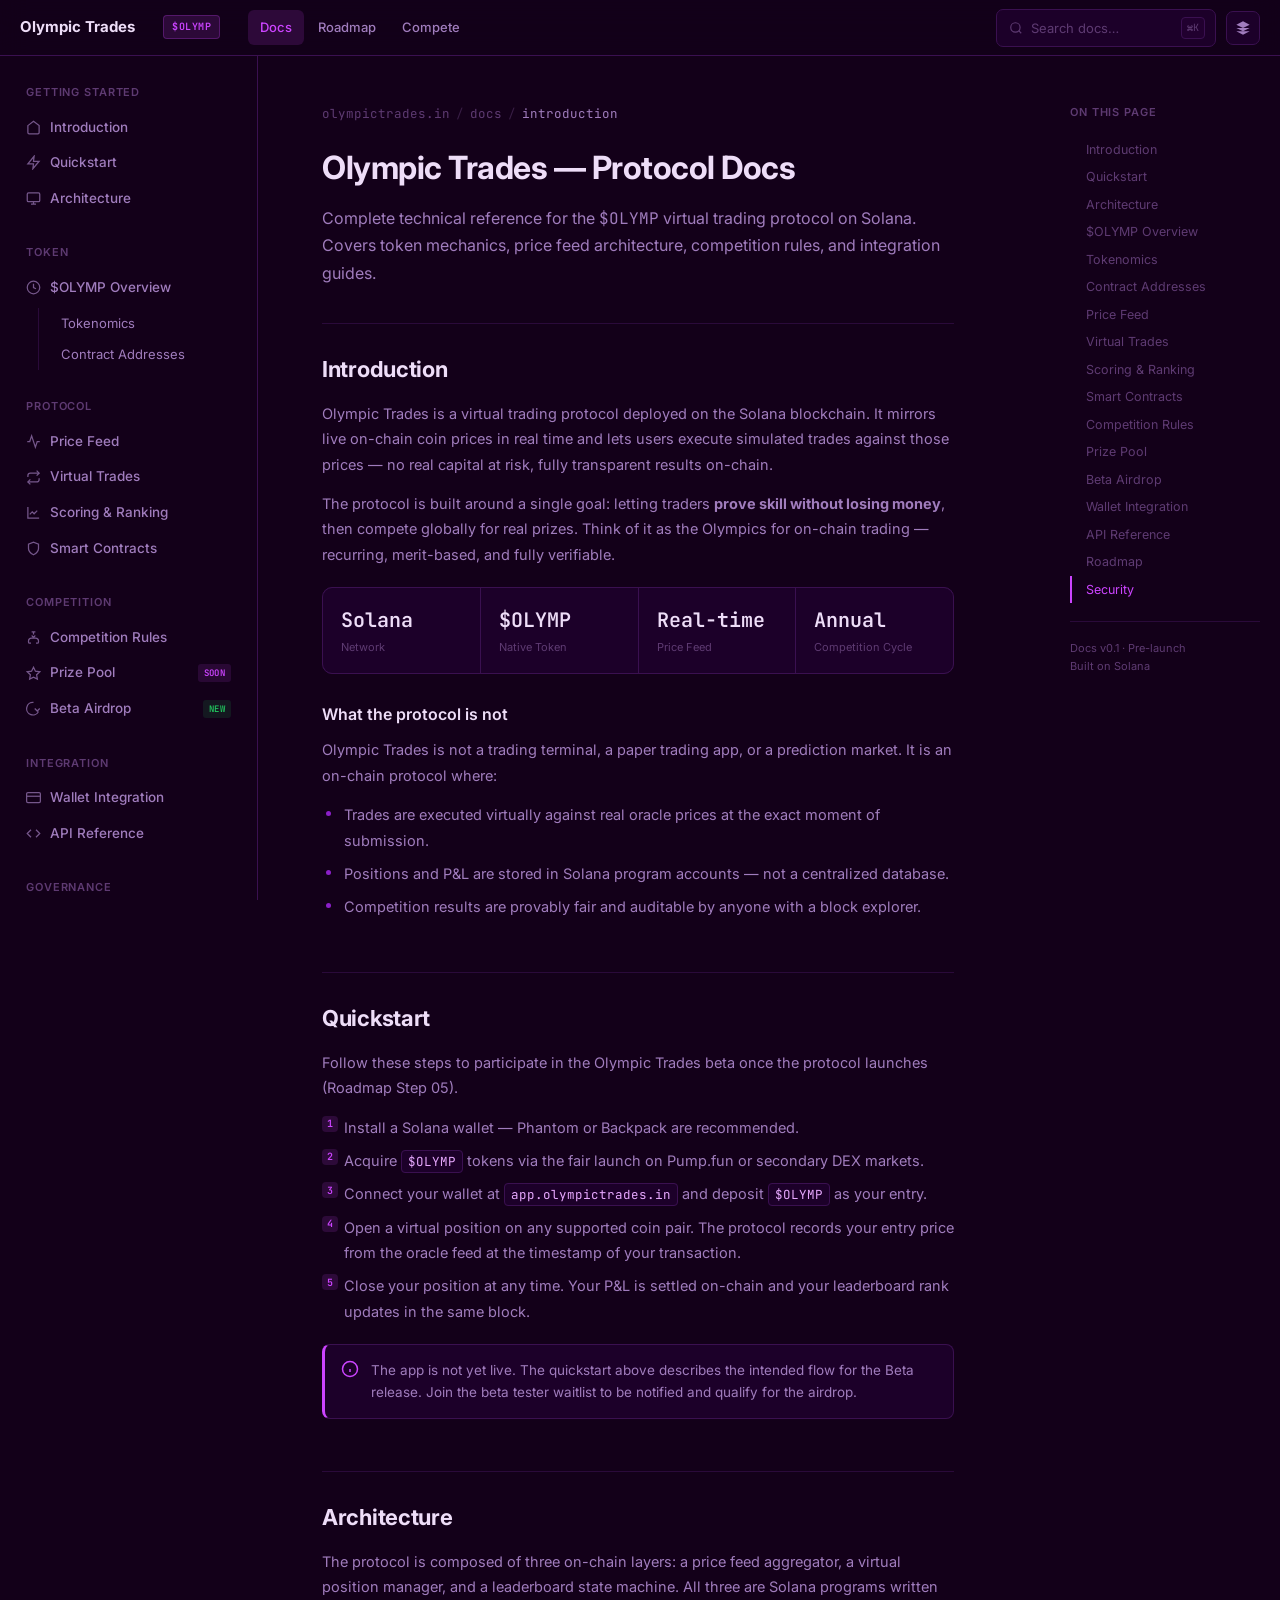
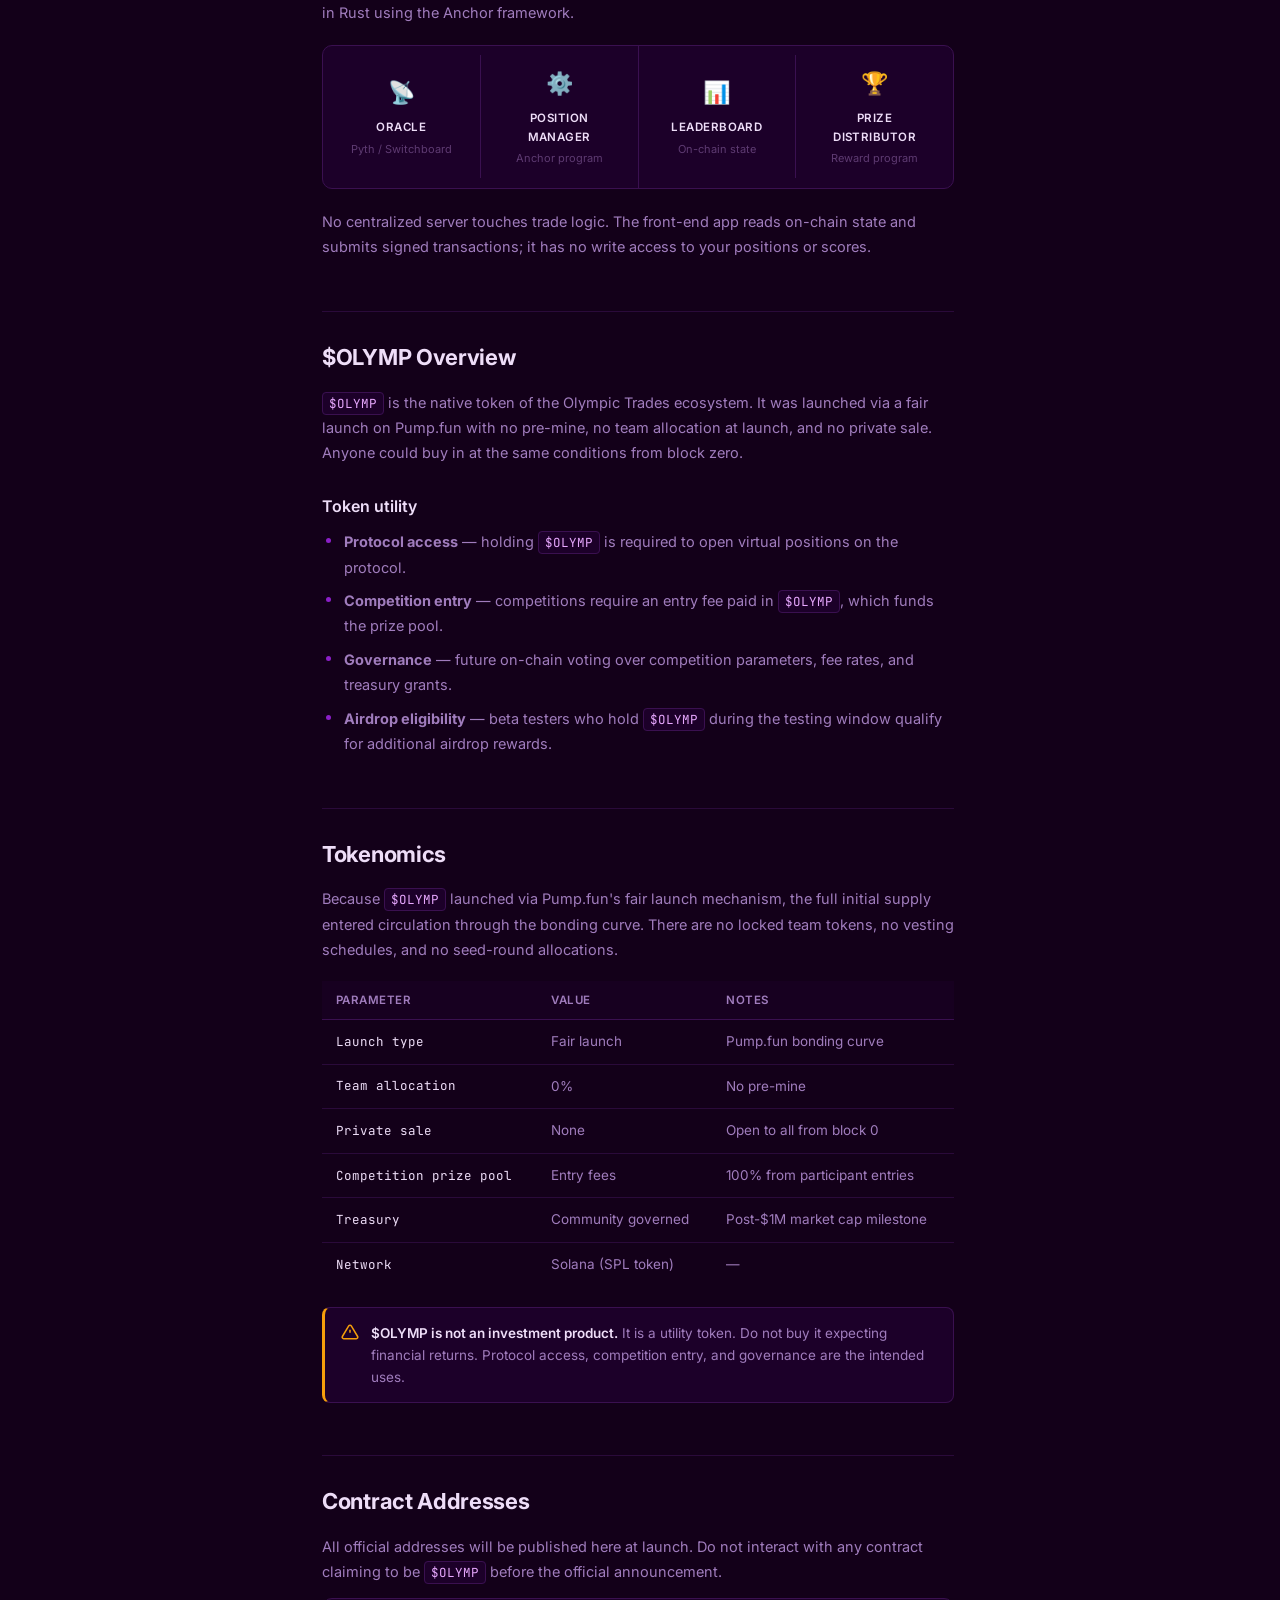
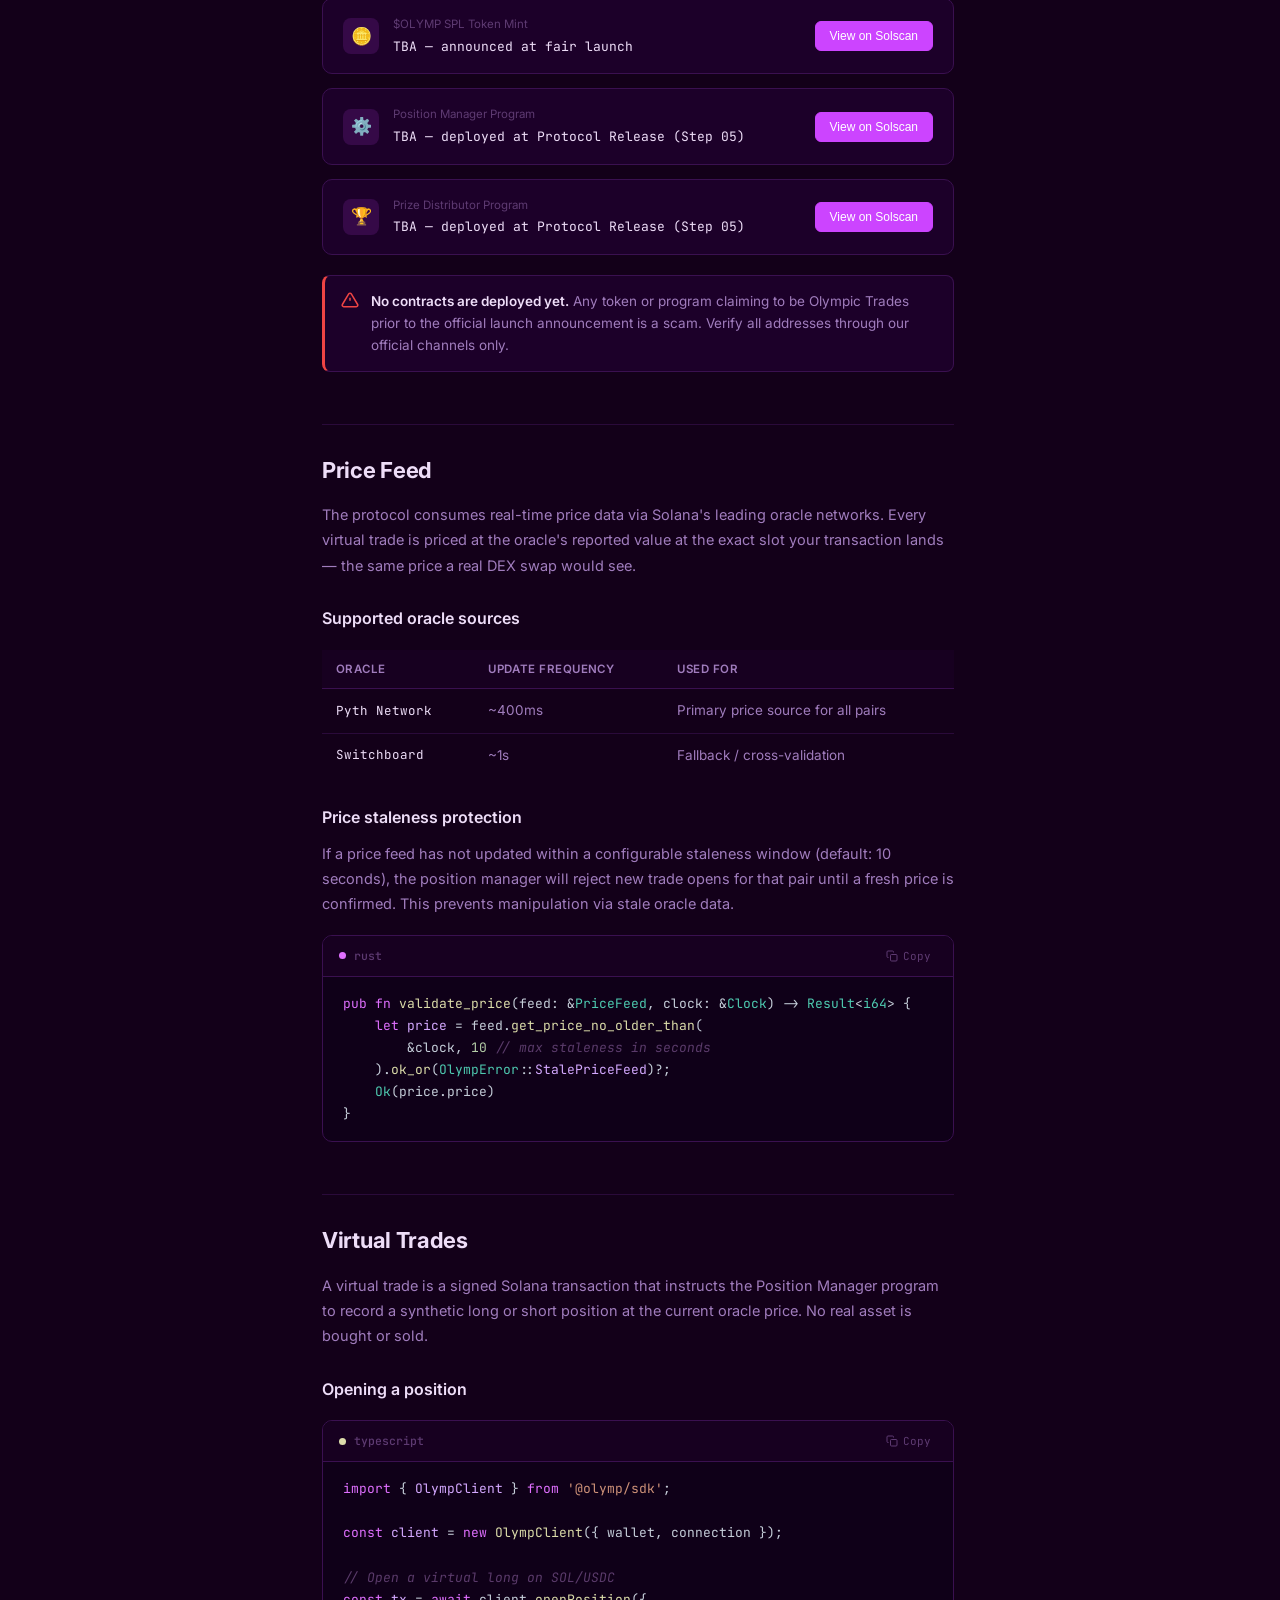
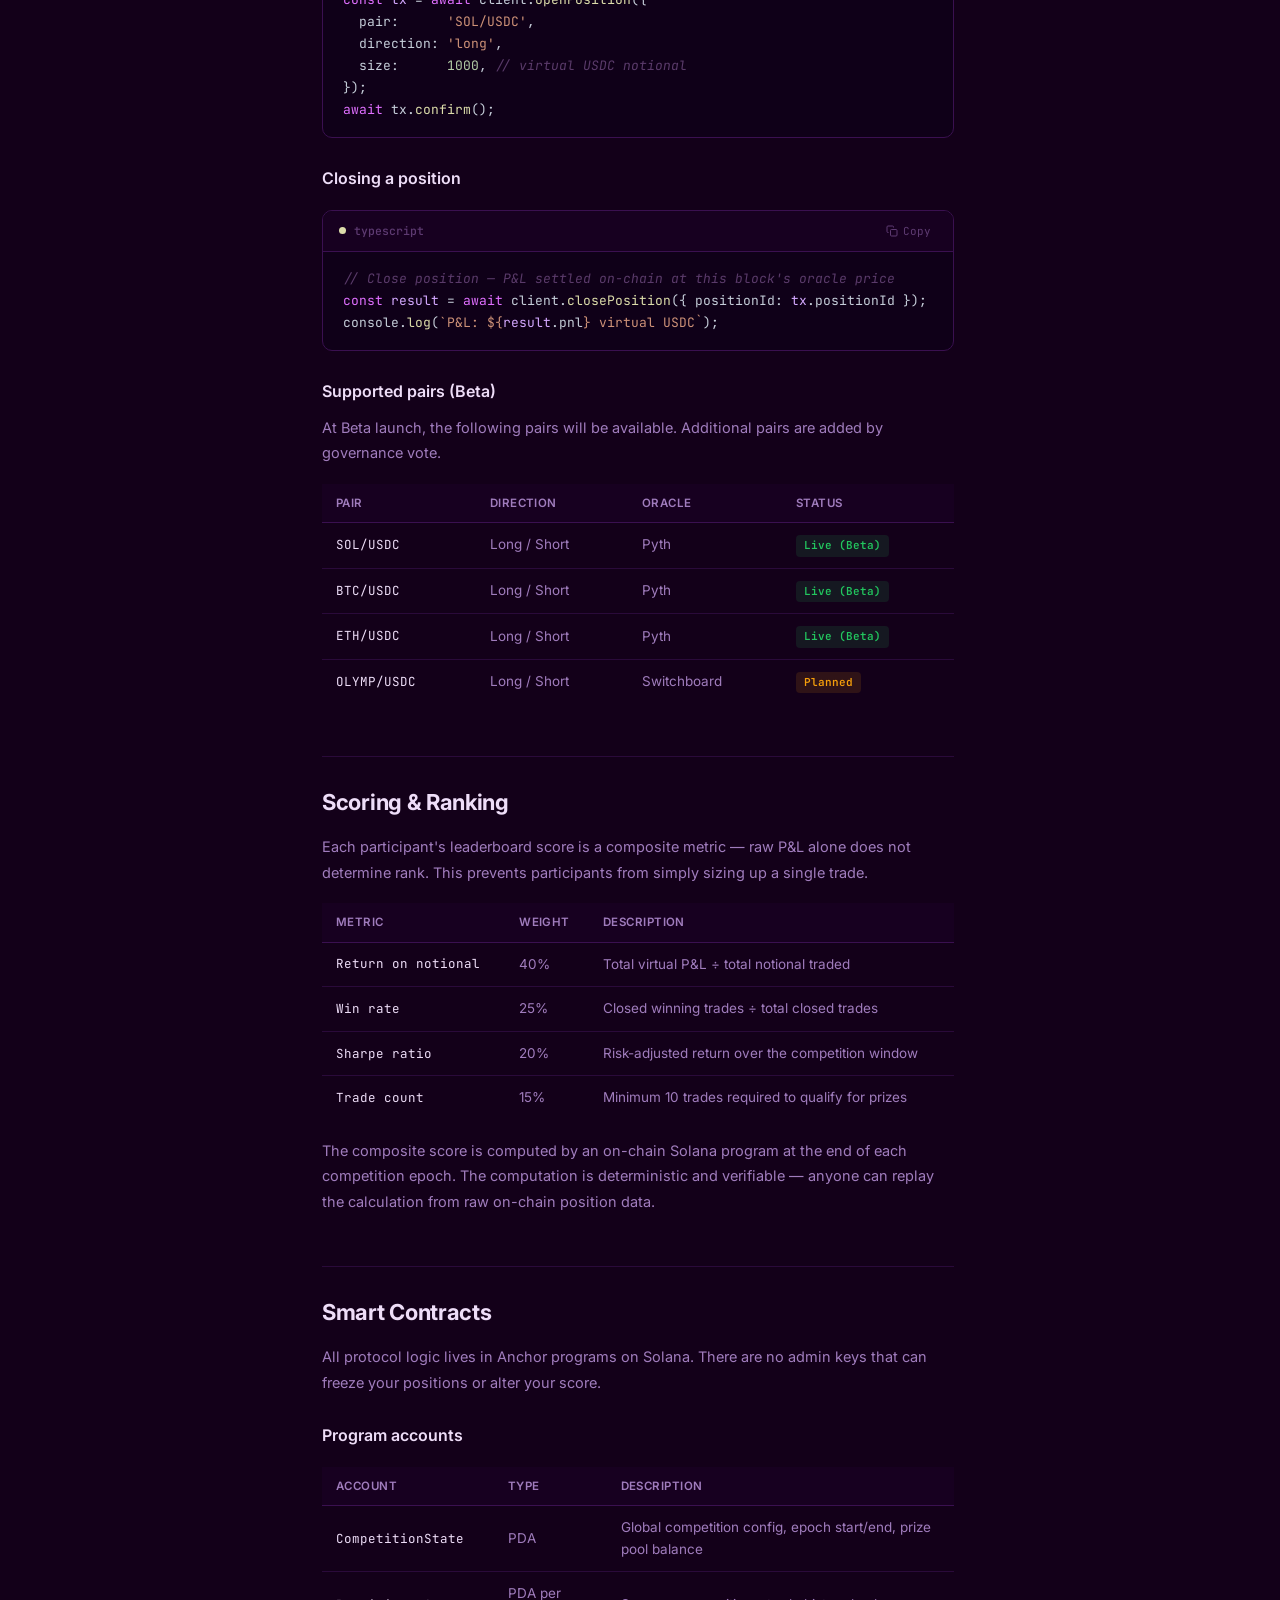
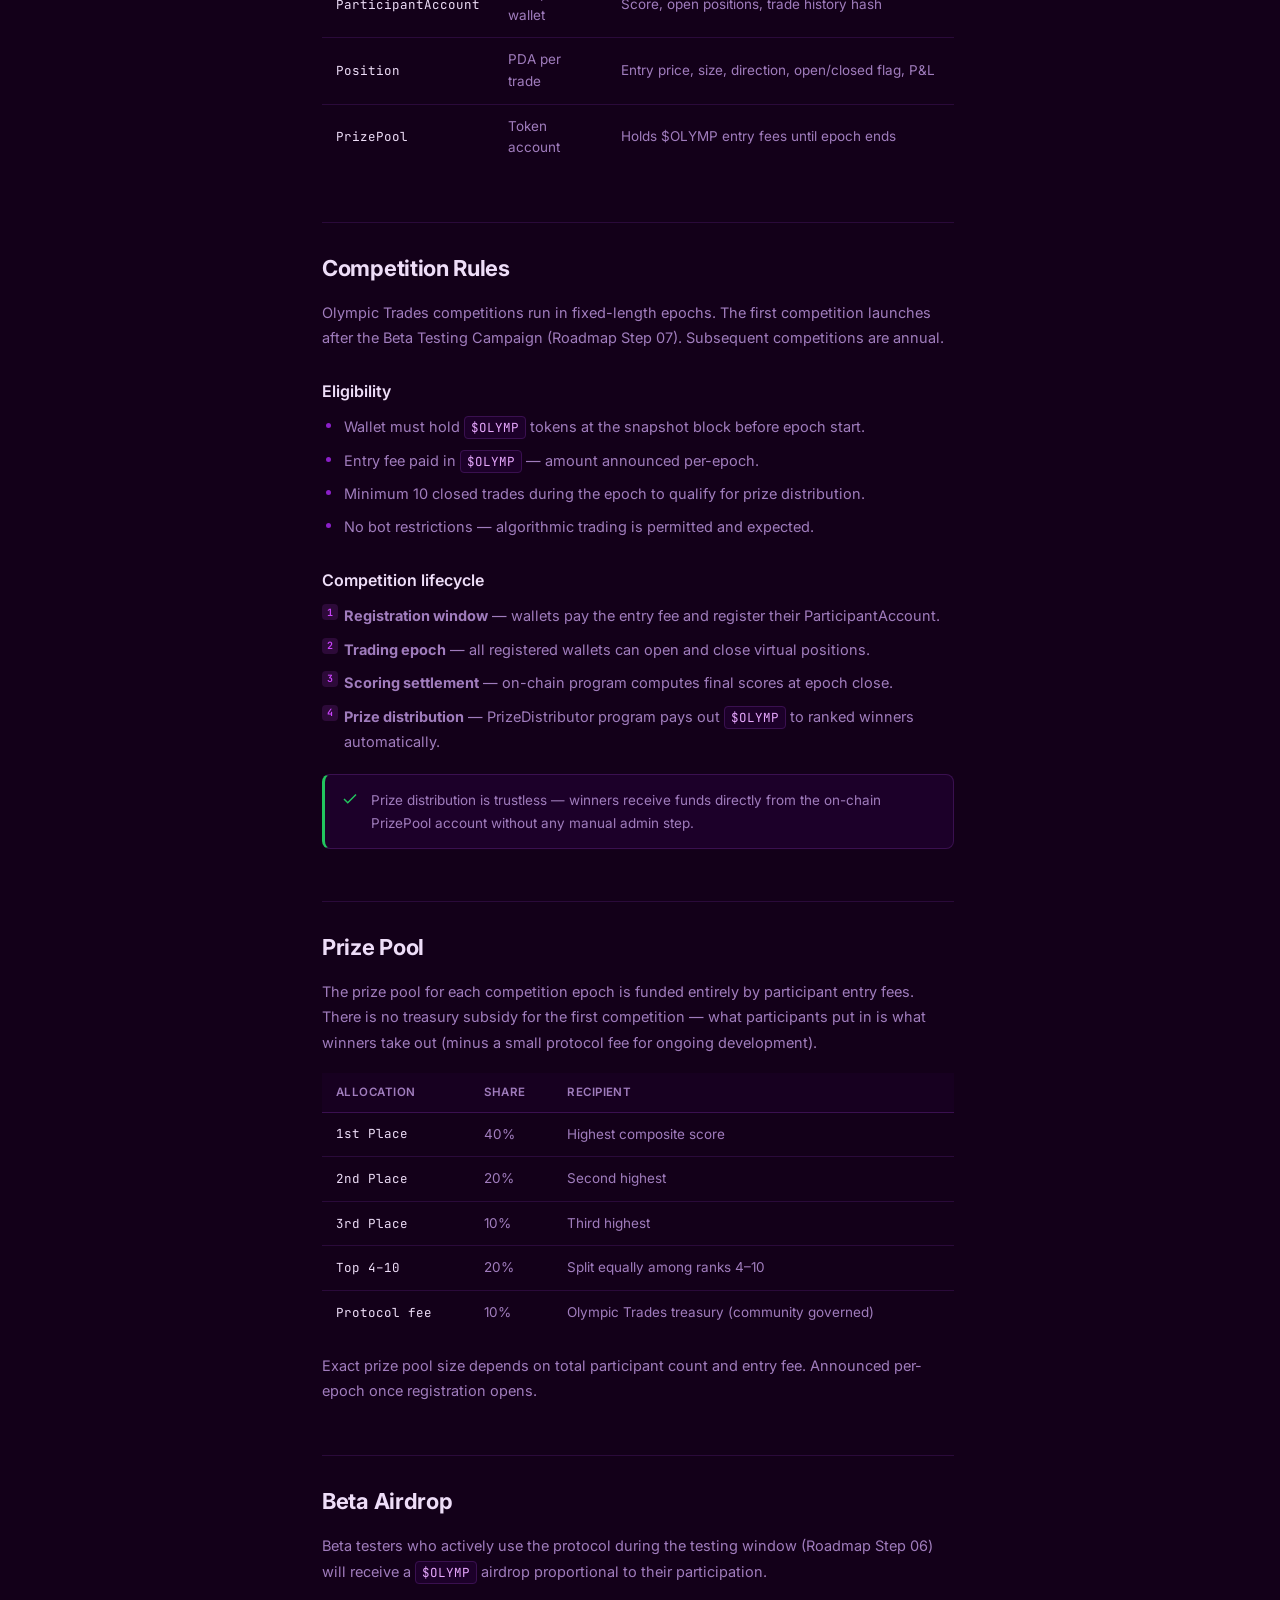
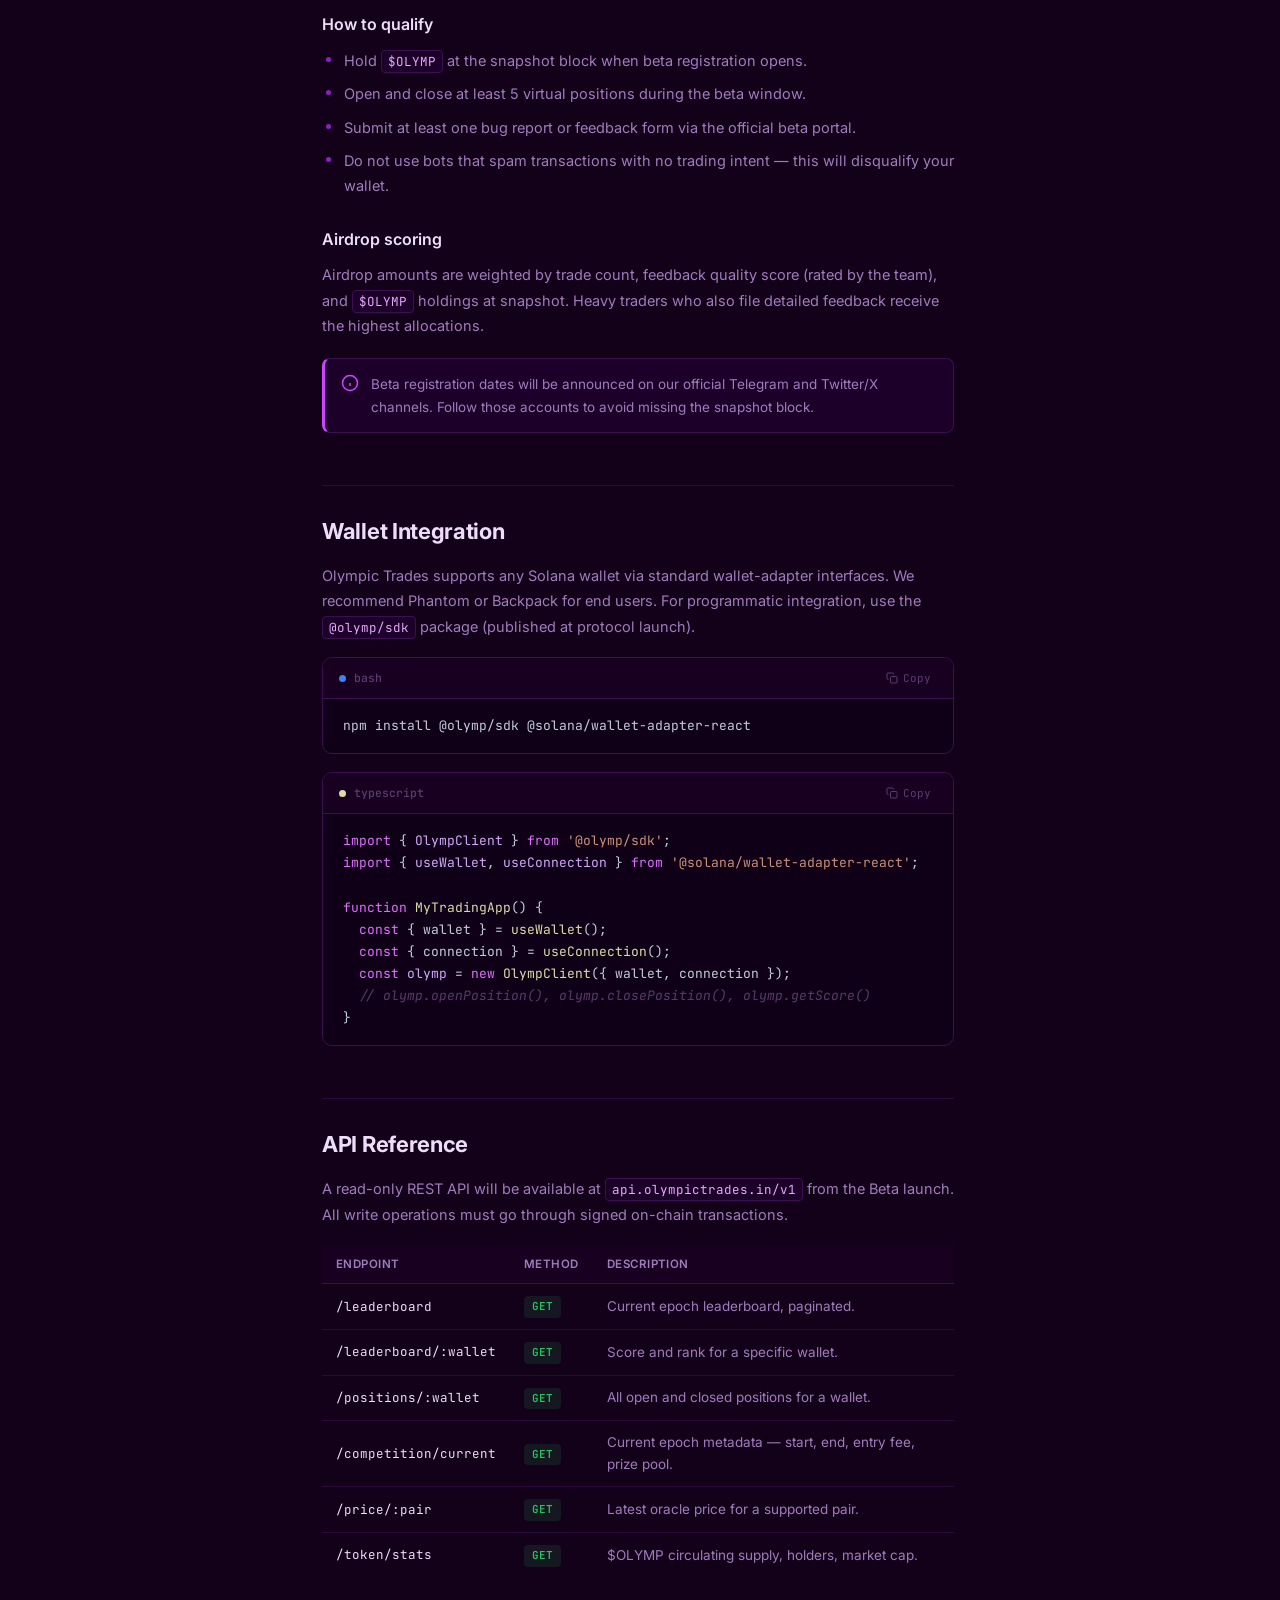
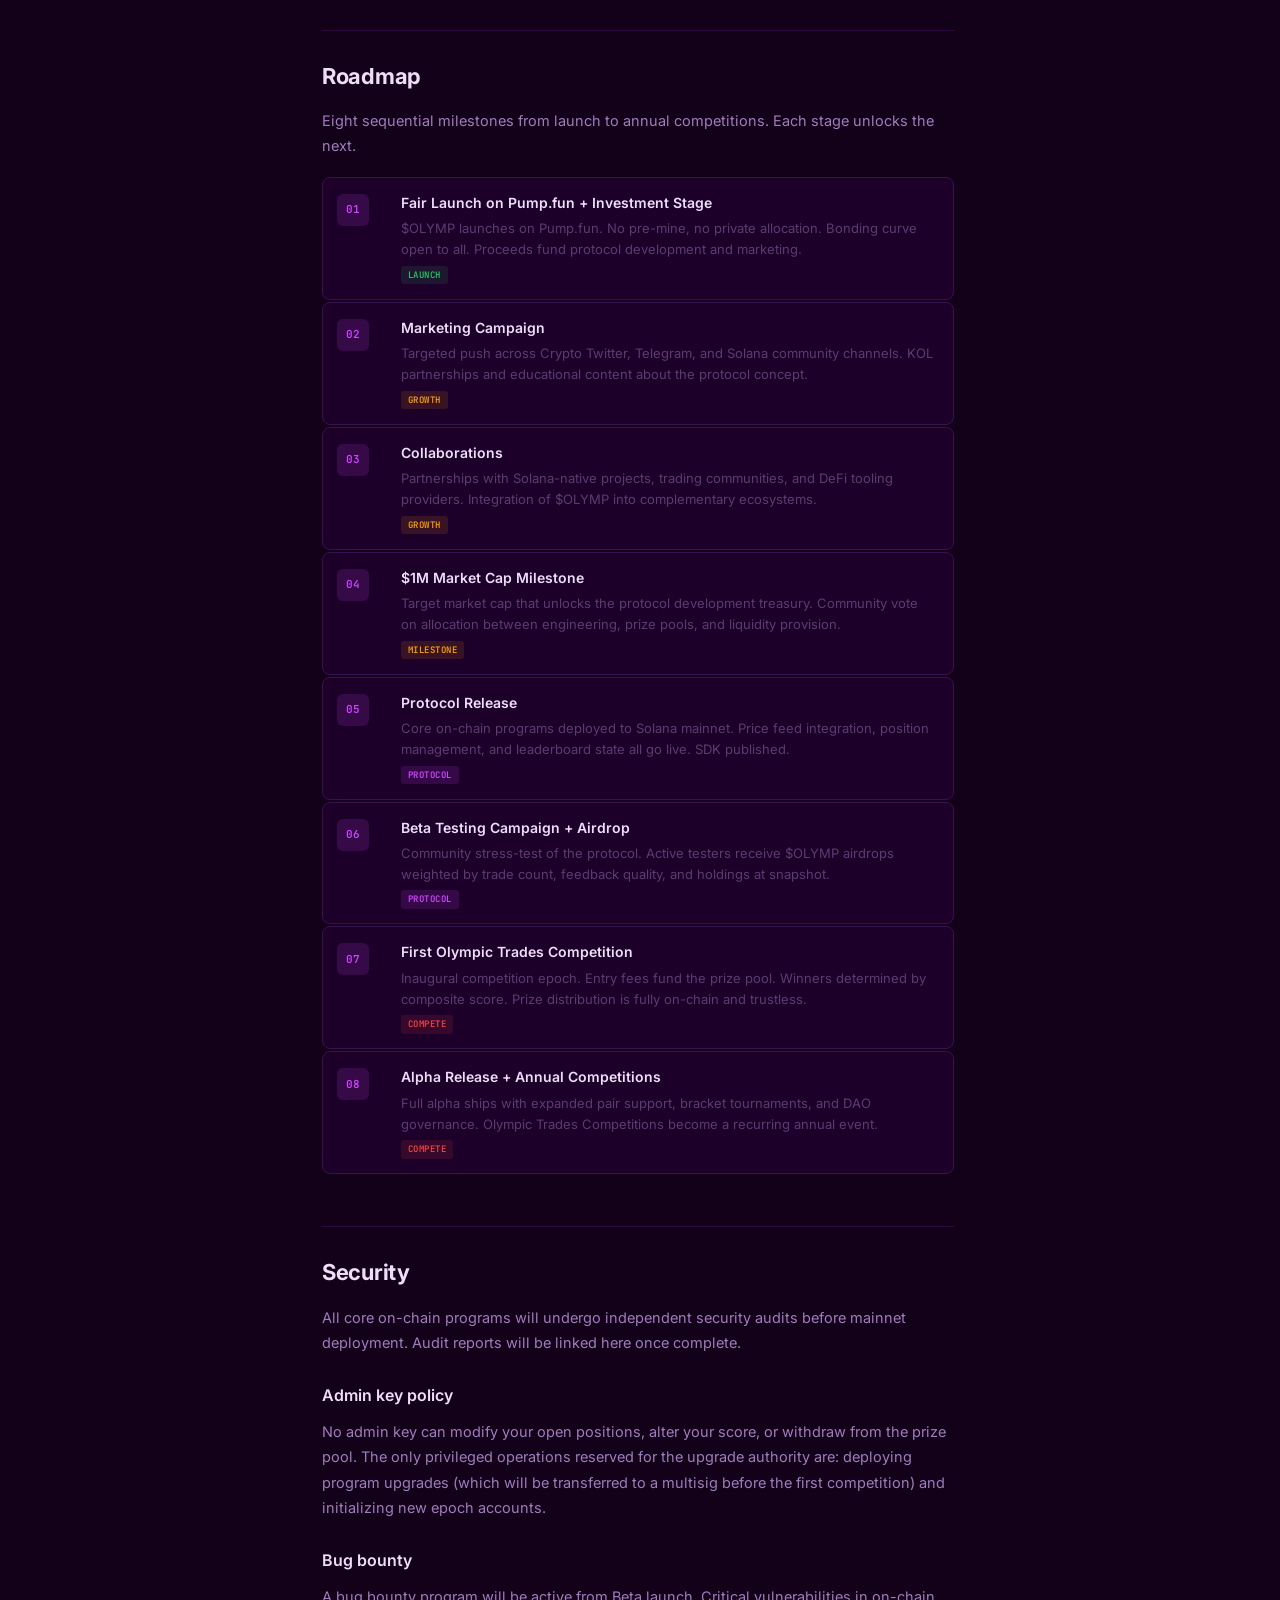
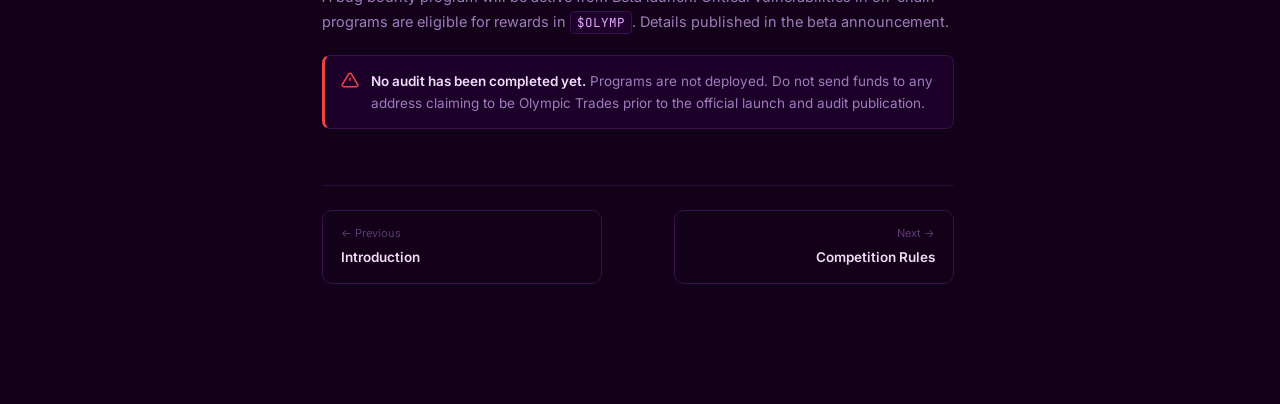
<file: docs.html>
<!DOCTYPE html>
<html lang="en">
<head>
<meta charset="UTF-8">
<meta name="viewport" content="width=device-width, initial-scale=1.0">
<title>Olympic Trades Docs</title>
  <link href="images/PVBAzcUemXig.png" rel="apple-touch-icon">
  <link href="images/kV82ZzrW68fq.png" rel="shortcut icon" type="image/x-icon">
<meta name="description" content="Official documentation for the Olympic Trades virtual trading protocol on Solana. Token, protocol mechanics, competition rules, and integration guides.">
<link rel="preconnect" href="https://fonts.googleapis.com">
<link rel="preconnect" href="https://fonts.gstatic.com" crossorigin>
<link href="https://fonts.googleapis.com/css2?family=Inter:wght@400;500;600;700&family=JetBrains+Mono:wght@400;500;600&display=swap" rel="stylesheet">
<style>

/* ═══════════════════════════════════════════════
   ROOT — Purple palette
═══════════════════════════════════════════════ */
:root {
  --bg:          #130019;
  --bg-panel:    #170020;
  --bg-card:     #1c0029;
  --bg-hover:    #21002f;
  --border:      #3a1050;
  --border-soft: #2a0a3a;
  --text:        #eeddf8;
  --text-soft:   #a07cbd;
  --text-dim:    #5e3a72;
  --accent:      #cc44ff;
  --accent-dim:  #8b1fc8;
  --accent-glow: rgba(204,68,255,0.14);
  --accent-pale: #e8a8ff;
  --green:       #22C55E;
  --amber:       #F59E0B;
  --red:         #EF4444;
  --code-bg:     #0f0018;
  --font-sans:   'Inter', -apple-system, sans-serif;
  --font-mono:   'JetBrains Mono', 'SF Mono', Consolas, monospace;
}

*, *::before, *::after { margin: 0; padding: 0; box-sizing: border-box; }
html { scroll-behavior: smooth; }
body {
  background: var(--bg);
  color: var(--text);
  font-family: var(--font-sans);
  font-size: 15px;
  line-height: 1.6;
  -webkit-font-smoothing: antialiased;
}
a { color: inherit; text-decoration: none; }
code, pre { font-family: var(--font-mono); }

::-webkit-scrollbar { width: 6px; height: 6px; }
::-webkit-scrollbar-track { background: transparent; }
::-webkit-scrollbar-thumb { background: #2d0840; border-radius: 4px; }
::-webkit-scrollbar-thumb:hover { background: #3d1255; }

/* ═══════════════════════════════════════════════
   TOP BAR
═══════════════════════════════════════════════ */
.topbar {
  position: fixed;
  top: 0; left: 0; right: 0;
  height: 56px;
  z-index: 300;
  display: flex;
  align-items: center;
  justify-content: space-between;
  padding: 0 20px;
  background: rgba(19,0,25,0.92);
  backdrop-filter: blur(14px);
  border-bottom: 1px solid var(--border);
}
.topbar-left { display: flex; align-items: center; gap: 28px; }
.topbar-logo {
  display: flex;
  align-items: center;
  gap: 10px;
  font-weight: 700;
  font-size: 15px;
  color: var(--text);
  white-space: nowrap;
}
.topbar-logo-mark {
  width: 24px; height: 24px;
  background: var(--accent);
  border-radius: 5px;
  display: flex;
  align-items: center;
  justify-content: center;
  flex-shrink: 0;
  font-size: 13px;
}
.topbar-badge {
  font-family: var(--font-mono);
  font-size: 10px;
  font-weight: 600;
  letter-spacing: .05em;
  color: var(--accent);
  background: var(--accent-glow);
  border: 1px solid rgba(204,68,255,0.25);
  padding: 3px 8px;
  border-radius: 4px;
}
.topbar-nav { display: flex; align-items: center; gap: 2px; }
.topbar-nav a {
  font-size: 13px;
  font-weight: 500;
  color: var(--text-soft);
  padding: 7px 12px;
  border-radius: 6px;
  transition: all .15s;
}
.topbar-nav a:hover { color: var(--text); background: var(--bg-hover); }
.topbar-nav a.active { color: var(--accent); background: var(--accent-glow); }

.topbar-right { display: flex; align-items: center; gap: 10px; }
.search-box {
  display: flex;
  align-items: center;
  gap: 8px;
  background: var(--bg-card);
  border: 1px solid var(--border);
  border-radius: 7px;
  padding: 7px 10px 7px 12px;
  width: 220px;
  transition: border-color .15s;
}
.search-box:hover { border-color: #4a1a60; }
.search-box svg { width: 14px; height: 14px; stroke: var(--text-dim); fill: none; stroke-width: 2; flex-shrink: 0; }
.search-box input {
  background: none; border: none; outline: none;
  color: var(--text); font-size: 13px; width: 100%;
  font-family: var(--font-sans);
}
.search-box input::placeholder { color: var(--text-dim); }
.kbd {
  font-family: var(--font-mono);
  font-size: 10px;
  color: var(--text-dim);
  background: var(--bg-hover);
  border: 1px solid var(--border);
  border-radius: 4px;
  padding: 2px 5px;
  flex-shrink: 0;
}
.topbar-icon-btn {
  width: 34px; height: 34px;
  display: flex; align-items: center; justify-content: center;
  border: 1px solid var(--border);
  border-radius: 7px;
  background: var(--bg-card);
  color: var(--text-soft);
  transition: all .15s;
  cursor: pointer;
}
.topbar-icon-btn:hover { border-color: #4a1a60; color: var(--text); }
.topbar-icon-btn svg { width: 16px; height: 16px; fill: currentColor; }
.menu-toggle { display: none; }

/* ═══════════════════════════════════════════════
   LAYOUT
═══════════════════════════════════════════════ */
.layout {
  display: grid;
  grid-template-columns: 258px 1fr 218px;
  padding-top: 56px;
  max-width: 1480px;
  margin: 0 auto;
}

/* ─── SIDEBAR ─────────────────────────────────── */
.sidebar {
  position: sticky;
  top: 56px;
  height: calc(100vh - 56px);
  overflow-y: auto;
  border-right: 1px solid var(--border);
  padding: 28px 14px 60px;
}
.sb-section { margin-bottom: 28px; }
.sb-section-title {
  font-size: 11px;
  font-weight: 600;
  letter-spacing: .08em;
  text-transform: uppercase;
  color: var(--text-dim);
  padding: 0 12px;
  margin-bottom: 8px;
}
.sb-link {
  display: flex;
  align-items: center;
  gap: 9px;
  padding: 7px 12px;
  border-radius: 6px;
  font-size: 13.5px;
  font-weight: 500;
  color: var(--text-soft);
  transition: all .15s;
  position: relative;
  cursor: pointer;
}
.sb-link:hover { color: var(--text); background: var(--bg-hover); }
.sb-link.active {
  color: var(--accent);
  background: var(--accent-glow);
}
.sb-link.active::before {
  content: '';
  position: absolute;
  left: -14px; top: 50%;
  transform: translateY(-50%);
  width: 2px; height: 16px;
  background: var(--accent);
  border-radius: 2px;
}
.sb-link svg { width: 15px; height: 15px; flex-shrink: 0; opacity: .7; }
.sb-tag {
  margin-left: auto;
  font-family: var(--font-mono);
  font-size: 9px;
  font-weight: 600;
  letter-spacing: .04em;
  text-transform: uppercase;
  padding: 2px 6px;
  border-radius: 3px;
}
.sb-tag.new  { background: rgba(34,197,94,0.12); color: var(--green); }
.sb-tag.soon { background: rgba(204,68,255,0.12); color: var(--accent); }
.sb-sub {
  margin-left: 24px;
  border-left: 1px solid var(--border-soft);
  padding-left: 12px;
  display: flex;
  flex-direction: column;
  gap: 1px;
  margin-top: 2px;
}
.sb-sub .sb-link { font-size: 13px; font-weight: 400; padding: 5px 10px; }

/* ─── MAIN ────────────────────────────────────── */
main {
  padding: 48px 64px 120px;
  max-width: 760px;
  min-width: 0;
}
.breadcrumb {
  display: flex;
  align-items: center;
  gap: 6px;
  font-size: 12.5px;
  color: var(--text-dim);
  margin-bottom: 18px;
  font-family: var(--font-mono);
}
.breadcrumb .sep { opacity: .5; }
.breadcrumb .current { color: var(--text-soft); }

h1.page-title {
  font-size: 32px;
  font-weight: 700;
  letter-spacing: -.5px;
  color: var(--text);
  margin-bottom: 12px;
}
.page-desc {
  font-size: 16px;
  color: var(--text-soft);
  line-height: 1.7;
  margin-bottom: 36px;
  max-width: 640px;
}

.doc-section { margin-bottom: 52px; scroll-margin-top: 80px; }
.doc-section h2 {
  font-size: 22px;
  font-weight: 700;
  letter-spacing: -.3px;
  color: var(--text);
  padding-top: 28px;
  border-top: 1px solid var(--border-soft);
  margin-bottom: 14px;
}
.doc-section:first-of-type h2 { border-top: none; padding-top: 0; }
.doc-section h3 {
  font-size: 16px;
  font-weight: 600;
  color: var(--text);
  margin: 28px 0 10px;
}
.doc-section p {
  font-size: 14.5px;
  color: var(--text-soft);
  line-height: 1.75;
  margin-bottom: 14px;
}
.doc-section p code, .doc-section li code {
  font-family: var(--font-mono);
  font-size: 12.5px;
  background: var(--bg-card);
  border: 1px solid var(--border);
  color: var(--accent-pale);
  padding: 2px 6px;
  border-radius: 4px;
}
.doc-section ul, .doc-section ol {
  margin: 0 0 16px 0;
  padding-left: 0;
  list-style: none;
}
.doc-section li {
  font-size: 14.5px;
  color: var(--text-soft);
  line-height: 1.75;
  padding-left: 22px;
  position: relative;
  margin-bottom: 8px;
}
.doc-section ul li::before {
  content: '';
  position: absolute;
  left: 4px; top: 9px;
  width: 5px; height: 5px;
  border-radius: 50%;
  background: var(--accent-dim);
}
.doc-section ol { counter-reset: ol-counter; }
.doc-section ol li { counter-increment: ol-counter; }
.doc-section ol li::before {
  content: counter(ol-counter);
  position: absolute;
  left: 0; top: 1px;
  font-family: var(--font-mono);
  font-size: 10px;
  font-weight: 600;
  color: var(--accent);
  background: var(--accent-glow);
  width: 16px; height: 16px;
  border-radius: 4px;
  display: flex;
  align-items: center;
  justify-content: center;
}

/* callouts */
.callout {
  display: flex;
  gap: 12px;
  background: var(--bg-card);
  border: 1px solid var(--border);
  border-left: 3px solid var(--accent);
  border-radius: 8px;
  padding: 14px 16px;
  margin: 20px 0;
}
.callout.warn   { border-left-color: var(--amber); }
.callout.danger { border-left-color: var(--red); }
.callout.success{ border-left-color: var(--green); }
.callout-icon { flex-shrink: 0; width: 18px; height: 18px; margin-top: 1px; }
.callout.info    .callout-icon { color: var(--accent); }
.callout.warn    .callout-icon { color: var(--amber); }
.callout.danger  .callout-icon { color: var(--red); }
.callout.success .callout-icon { color: var(--green); }
.callout-body { font-size: 13.5px; color: var(--text-soft); line-height: 1.65; }
.callout-body strong { color: var(--text); font-weight: 600; }

/* code blocks */
.code-block {
  background: var(--code-bg);
  border: 1px solid var(--border);
  border-radius: 10px;
  overflow: hidden;
  margin: 18px 0;
}
.code-header {
  display: flex;
  align-items: center;
  justify-content: space-between;
  padding: 10px 16px;
  border-bottom: 1px solid var(--border);
  background: var(--bg-panel);
}
.code-lang {
  font-family: var(--font-mono);
  font-size: 11.5px;
  font-weight: 500;
  color: var(--text-dim);
  display: flex; align-items: center; gap: 8px;
}
.code-dot { width: 7px; height: 7px; border-radius: 50%; }
.code-copy {
  font-family: var(--font-mono);
  font-size: 11px;
  color: var(--text-dim);
  background: none; border: none; cursor: pointer;
  display: flex; align-items: center; gap: 5px;
  transition: color .15s;
  padding: 3px 6px; border-radius: 4px;
}
.code-copy:hover { color: var(--text); background: var(--bg-hover); }
.code-copy svg { width: 12px; height: 12px; }
.code-block pre { padding: 16px 20px; overflow-x: auto; font-size: 13px; line-height: 1.7; }
.code-block code { color: #C5CDD9; }
.tok-kw   { color: #e06fff; }
.tok-type { color: #4EC9B0; }
.tok-str  { color: #CE9178; }
.tok-num  { color: #B5CEA8; }
.tok-com  { color: #5a3a6a; font-style: italic; }
.tok-fn   { color: #DCDCAA; }
.tok-var  { color: #d4a8ff; }
.tok-op   { color: #D4D4D4; }
.tok-ann  { color: #cc44ff; }

/* tables */
.doc-table-wrap { overflow-x: auto; margin: 18px 0; }
table.doc-table { width: 100%; border-collapse: collapse; font-size: 13.5px; }
table.doc-table th {
  text-align: left;
  font-weight: 600;
  color: var(--text-soft);
  font-size: 11.5px;
  letter-spacing: .04em;
  text-transform: uppercase;
  padding: 10px 14px;
  border-bottom: 1px solid var(--border);
  background: var(--bg-panel);
}
table.doc-table td {
  padding: 11px 14px;
  border-bottom: 1px solid var(--border-soft);
  color: var(--text-soft);
}
table.doc-table td:first-child { color: var(--text); font-family: var(--font-mono); font-size: 12.5px; }
table.doc-table tr:last-child td { border-bottom: none; }
.table-pill {
  font-family: var(--font-mono);
  font-size: 11px; font-weight: 600;
  padding: 2px 8px; border-radius: 4px;
  display: inline-block;
}
.tp-purple { background: var(--accent-glow); color: var(--accent); }
.tp-green  { background: rgba(34,197,94,0.12); color: var(--green); }
.tp-amber  { background: rgba(245,158,11,0.12); color: var(--amber); }
.tp-red    { background: rgba(239,68,68,0.12); color: var(--red); }

/* contract / address card */
.contract-card {
  display: flex;
  align-items: center;
  justify-content: space-between;
  background: var(--bg-card);
  border: 1px solid var(--border);
  border-radius: 10px;
  padding: 16px 20px;
  margin: 14px 0;
  flex-wrap: wrap;
  gap: 12px;
}
.contract-info { display: flex; align-items: center; gap: 14px; }
.contract-icon {
  width: 36px; height: 36px;
  background: var(--accent-glow);
  border-radius: 8px;
  display: flex; align-items: center; justify-content: center;
  flex-shrink: 0;
  font-size: 17px;
}
.contract-label { font-size: 11.5px; color: var(--text-dim); margin-bottom: 3px; }
.contract-addr { font-family: var(--font-mono); font-size: 13px; color: var(--text); }
.contract-actions { display: flex; gap: 8px; }
.contract-btn {
  font-size: 12px; font-weight: 500;
  padding: 7px 14px;
  border-radius: 6px;
  border: 1px solid var(--border);
  color: var(--text-soft);
  background: var(--bg-panel);
  cursor: pointer;
  transition: all .15s;
  display: flex; align-items: center; gap: 6px;
}
.contract-btn:hover { border-color: #4a1a60; color: var(--text); }
.contract-btn svg { width: 12px; height: 12px; }
.contract-btn.primary {
  background: var(--accent);
  border-color: var(--accent);
  color: #fff;
}
.contract-btn.primary:hover { background: var(--accent-dim); }

/* stat strip */
.stat-strip {
  display: grid;
  grid-template-columns: repeat(4, 1fr);
  gap: 1px;
  background: var(--border);
  border: 1px solid var(--border);
  border-radius: 10px;
  overflow: hidden;
  margin: 20px 0;
}
.stat-strip-item { background: var(--bg-card); padding: 16px 18px; }
.ssi-val   { font-family: var(--font-mono); font-size: 20px; font-weight: 600; color: var(--text); }
.ssi-label { font-size: 11px; color: var(--text-dim); margin-top: 3px; }

/* flow diagram */
.flow-diagram {
  display: flex;
  align-items: center;
  background: var(--bg-card);
  border: 1px solid var(--border);
  border-radius: 10px;
  overflow: hidden;
  margin: 20px 0;
}
.flow-step {
  flex: 1;
  padding: 20px 18px;
  text-align: center;
  border-right: 1px solid var(--border);
  position: relative;
}
.flow-step:last-child { border-right: none; }
.flow-step-icon { font-size: 22px; margin-bottom: 8px; }
.flow-step-title { font-size: 11.5px; font-weight: 600; color: var(--text); text-transform: uppercase; letter-spacing: .04em; }
.flow-step-sub { font-size: 11px; color: var(--text-dim); margin-top: 4px; }
.flow-arrow {
  font-family: var(--font-mono);
  font-size: 16px;
  color: var(--accent-dim);
  position: absolute;
  right: -10px; top: 50%;
  transform: translateY(-50%);
  z-index: 1;
}

/* roadmap steps */
.roadmap-list { display: flex; flex-direction: column; gap: 2px; margin: 18px 0; }
.roadmap-row {
  display: grid;
  grid-template-columns: 48px 1fr;
  gap: 16px;
  background: var(--bg-card);
  border: 1px solid var(--border);
  border-radius: 8px;
  padding: 14px 18px 14px 14px;
  align-items: start;
  transition: border-color .15s;
}
.roadmap-row:hover { border-color: #4a1a60; }
.roadmap-num {
  font-family: var(--font-mono);
  font-size: 11px;
  font-weight: 600;
  color: var(--accent);
  background: var(--accent-glow);
  width: 32px; height: 32px;
  border-radius: 6px;
  display: flex; align-items: center; justify-content: center;
  flex-shrink: 0;
  margin-top: 2px;
}
.roadmap-title { font-size: 14px; font-weight: 600; color: var(--text); margin-bottom: 4px; }
.roadmap-desc  { font-size: 13px; color: var(--text-dim); line-height: 1.6; }
.roadmap-tag {
  display: inline-block;
  font-family: var(--font-mono);
  font-size: 9px;
  font-weight: 600;
  letter-spacing: .05em;
  text-transform: uppercase;
  padding: 2px 7px;
  border-radius: 3px;
  margin-top: 6px;
}
.rt-launch   { background: rgba(34,197,94,0.12); color: var(--green); }
.rt-growth   { background: rgba(245,158,11,0.12); color: var(--amber); }
.rt-protocol { background: var(--accent-glow); color: var(--accent); }
.rt-compete  { background: rgba(239,68,68,0.12); color: var(--red); }

/* prev/next nav */
.page-nav {
  display: flex;
  justify-content: space-between;
  gap: 16px;
  margin-top: 56px;
  padding-top: 24px;
  border-top: 1px solid var(--border-soft);
}
.page-nav-link {
  flex: 1;
  border: 1px solid var(--border);
  border-radius: 10px;
  padding: 14px 18px;
  transition: all .15s;
  max-width: 280px;
}
.page-nav-link:hover { border-color: #4a1a60; background: var(--bg-card); }
.page-nav-link.next { text-align: right; margin-left: auto; }
.pnl-dir   { font-size: 11px; color: var(--text-dim); margin-bottom: 4px; }
.pnl-title { font-size: 13.5px; font-weight: 600; color: var(--text); }

/* ─── RIGHT TOC ───────────────────────────────── */
.toc {
  position: sticky;
  top: 56px;
  height: calc(100vh - 56px);
  overflow-y: auto;
  padding: 48px 20px 60px 8px;
}
.toc-title {
  font-size: 11px;
  font-weight: 600;
  letter-spacing: .08em;
  text-transform: uppercase;
  color: var(--text-dim);
  margin-bottom: 14px;
}
.toc-link {
  display: block;
  font-size: 12.5px;
  color: var(--text-dim);
  padding: 5px 0 5px 14px;
  border-left: 2px solid transparent;
  transition: all .15s;
  line-height: 1.4;
}
.toc-link:hover { color: var(--text-soft); border-left-color: var(--border); }
.toc-link.active { color: var(--accent); border-left-color: var(--accent); }
.toc-divider { height: 1px; background: var(--border-soft); margin: 18px 0; }

/* ─── RESPONSIVE ──────────────────────────────── */
@media (max-width: 1100px) {
  .layout { grid-template-columns: 240px 1fr; }
  .toc { display: none; }
  main { padding: 40px 40px 100px; }
}
@media (max-width: 720px) {
  .layout { grid-template-columns: 1fr; }
  .sidebar { display: none; position: fixed; left: 0; top: 56px; width: 260px; z-index: 200; background: var(--bg-panel); border-right: 1px solid var(--border); height: calc(100vh - 56px); }
  .sidebar.open { display: block; }
  .menu-toggle { display: flex; }
  main { padding: 32px 20px 80px; }
  .stat-strip { grid-template-columns: repeat(2,1fr); }
  .flow-diagram { flex-direction: column; }
  .flow-step { border-right: none; border-bottom: 1px solid var(--border); }
  .flow-step:last-child { border-bottom: none; }
  .topbar-nav { display: none; }
  .search-box { width: 160px; }
}
@media (prefers-reduced-motion: reduce) { * { transition: none !important; } }

</style>
</head>
<body>

<!-- ═══ TOP BAR ═══ -->
<header class="topbar">
  <div class="topbar-left">
    <button class="topbar-icon-btn menu-toggle" id="menuToggle" aria-label="Menu">
      <svg viewBox="0 0 24 24"><path d="M3 6h18M3 12h18M3 18h18" stroke="currentColor" stroke-width="2" stroke-linecap="round" fill="none"/></svg>
    </button>
    <div class="topbar-logo">

      Olympic Trades
    </div>
    <span class="topbar-badge">$OLYMP</span>
    <nav class="topbar-nav">
      <a href="#overview" class="active">Docs</a>
      <a href="#roadmap">Roadmap</a>
      <a href="#competition">Compete</a>
    </nav>
  </div>
  <div class="topbar-right">
    <div class="search-box">
      <svg viewBox="0 0 24 24"><circle cx="11" cy="11" r="8"/><path d="m21 21-4.35-4.35"/></svg>
      <input type="text" placeholder="Search docs…">
      <span class="kbd">⌘K</span>
    </div>
    <a href="https://pump.fun" target="_blank" class="topbar-icon-btn" title="Buy on Pump.fun">
      <svg viewBox="0 0 24 24"><path d="M12 2L2 7l10 5 10-5-10-5zM2 17l10 5 10-5M2 12l10 5 10-5"/></svg>
    </a>
  </div>
</header>

<div class="layout">

<!-- ═══ SIDEBAR ═══ -->
<nav class="sidebar" id="sidebar">

  <div class="sb-section">
    <div class="sb-section-title">Getting Started</div>
    <a href="#overview" class="sb-link active">
      <svg viewBox="0 0 24 24" fill="none" stroke="currentColor" stroke-width="2"><path d="M3 9l9-7 9 7v11a2 2 0 01-2 2H5a2 2 0 01-2-2z"/></svg>
      Introduction
    </a>
    <a href="#quickstart" class="sb-link">
      <svg viewBox="0 0 24 24" fill="none" stroke="currentColor" stroke-width="2"><polygon points="13 2 3 14 12 14 11 22 21 10 12 10 13 2"/></svg>
      Quickstart
    </a>
    <a href="#architecture" class="sb-link">
      <svg viewBox="0 0 24 24" fill="none" stroke="currentColor" stroke-width="2"><rect x="2" y="3" width="20" height="14" rx="2"/><path d="M8 21h8M12 17v4"/></svg>
      Architecture
    </a>
  </div>

  <div class="sb-section">
    <div class="sb-section-title">Token</div>
    <a href="#token" class="sb-link">
      <svg viewBox="0 0 24 24" fill="none" stroke="currentColor" stroke-width="2"><circle cx="12" cy="12" r="10"/><path d="M12 6v6l4 2"/></svg>
      $OLYMP Overview
    </a>
    <div class="sb-sub">
      <a href="#tokenomics" class="sb-link">Tokenomics</a>
      <a href="#contract-addresses" class="sb-link">Contract Addresses</a>
    </div>
  </div>

  <div class="sb-section">
    <div class="sb-section-title">Protocol</div>
    <a href="#price-feed" class="sb-link">
      <svg viewBox="0 0 24 24" fill="none" stroke="currentColor" stroke-width="2"><path d="M22 12h-4l-3 9L9 3l-3 9H2"/></svg>
      Price Feed
    </a>
    <a href="#virtual-trades" class="sb-link">
      <svg viewBox="0 0 24 24" fill="none" stroke="currentColor" stroke-width="2"><polyline points="17 1 21 5 17 9"/><path d="M3 11V9a4 4 0 014-4h14M7 23l-4-4 4-4"/><path d="M21 13v2a4 4 0 01-4 4H3"/></svg>
      Virtual Trades
    </a>
    <a href="#scoring" class="sb-link">
      <svg viewBox="0 0 24 24" fill="none" stroke="currentColor" stroke-width="2"><path d="M3 3v18h18"/><path d="M18 9l-5 5-3-3-4 4"/></svg>
      Scoring & Ranking
    </a>
    <a href="#smart-contracts" class="sb-link">
      <svg viewBox="0 0 24 24" fill="none" stroke="currentColor" stroke-width="2"><path d="M12 22s8-4 8-10V5l-8-3-8 3v7c0 6 8 10 8 10z"/></svg>
      Smart Contracts
    </a>
  </div>

  <div class="sb-section">
    <div class="sb-section-title">Competition</div>
    <a href="#competition" class="sb-link">
      <svg viewBox="0 0 24 24" fill="none" stroke="currentColor" stroke-width="2"><path d="M8 21H6a2 2 0 01-2-2v-1a5 5 0 015-5h6a5 5 0 015 5v1a2 2 0 01-2 2h-2M15 3H9M12 3v4M9.5 8.5A3 3 0 0012 11a3 3 0 002.5-2.5"/></svg>
      Competition Rules
    </a>
    <a href="#prize-pool" class="sb-link">
      <svg viewBox="0 0 24 24" fill="none" stroke="currentColor" stroke-width="2"><path d="M12 2l3.09 6.26L22 9.27l-5 4.87 1.18 6.88L12 17.77l-6.18 3.25L7 14.14 2 9.27l6.91-1.01L12 2z"/></svg>
      Prize Pool
      <span class="sb-tag soon">Soon</span>
    </a>
    <a href="#airdrop" class="sb-link">
      <svg viewBox="0 0 24 24" fill="none" stroke="currentColor" stroke-width="2"><path d="M20 16.7A10 10 0 1112 2.3M22 12l-4 4-4-4"/></svg>
      Beta Airdrop
      <span class="sb-tag new">New</span>
    </a>
  </div>

  <div class="sb-section">
    <div class="sb-section-title">Integration</div>
    <a href="#wallet-integration" class="sb-link">
      <svg viewBox="0 0 24 24" fill="none" stroke="currentColor" stroke-width="2"><rect x="1" y="4" width="22" height="16" rx="2"/><path d="M1 10h22"/></svg>
      Wallet Integration
    </a>
    <a href="#api" class="sb-link">
      <svg viewBox="0 0 24 24" fill="none" stroke="currentColor" stroke-width="2"><polyline points="16 18 22 12 16 6"/><polyline points="8 6 2 12 8 18"/></svg>
      API Reference
    </a>
  </div>

  <div class="sb-section">
    <div class="sb-section-title">Governance</div>
    <a href="#roadmap" class="sb-link">
      <svg viewBox="0 0 24 24" fill="none" stroke="currentColor" stroke-width="2"><circle cx="12" cy="12" r="10"/><polyline points="12 6 12 12 16 14"/></svg>
      Roadmap
    </a>
    <a href="#security" class="sb-link">
      <svg viewBox="0 0 24 24" fill="none" stroke="currentColor" stroke-width="2"><path d="M12 22s8-4 8-10V5l-8-3-8 3v7c0 6 8 10 8 10z"/></svg>
      Security
    </a>
  </div>

</nav>

<!-- ═══ MAIN CONTENT ═══ -->
<main>
  <div class="breadcrumb">
    <span>olympictrades.in</span>
    <span class="sep">/</span>
    <span>docs</span>
    <span class="sep">/</span>
    <span class="current">introduction</span>
  </div>

  <h1 class="page-title">Olympic Trades — Protocol Docs</h1>
  <p class="page-desc">
    Complete technical reference for the <code>$OLYMP</code> virtual trading protocol on Solana. Covers token mechanics, price feed architecture, competition rules, and integration guides.
  </p>

  <!-- ─── OVERVIEW ─── -->
  <div class="doc-section" id="overview">
    <h2>Introduction</h2>
    <p>Olympic Trades is a virtual trading protocol deployed on the Solana blockchain. It mirrors live on-chain coin prices in real time and lets users execute simulated trades against those prices — no real capital at risk, fully transparent results on-chain.</p>
    <p>The protocol is built around a single goal: letting traders <strong>prove skill without losing money</strong>, then compete globally for real prizes. Think of it as the Olympics for on-chain trading — recurring, merit-based, and fully verifiable.</p>

    <div class="stat-strip">
      <div class="stat-strip-item">
        <div class="ssi-val">Solana</div>
        <div class="ssi-label">Network</div>
      </div>
      <div class="stat-strip-item">
        <div class="ssi-val">$OLYMP</div>
        <div class="ssi-label">Native Token</div>
      </div>
      <div class="stat-strip-item">
        <div class="ssi-val">Real-time</div>
        <div class="ssi-label">Price Feed</div>
      </div>
      <div class="stat-strip-item">
        <div class="ssi-val">Annual</div>
        <div class="ssi-label">Competition Cycle</div>
      </div>
    </div>

    <h3>What the protocol is not</h3>
    <p>Olympic Trades is not a trading terminal, a paper trading app, or a prediction market. It is an on-chain protocol where:</p>
    <ul>
      <li>Trades are executed virtually against real oracle prices at the exact moment of submission.</li>
      <li>Positions and P&L are stored in Solana program accounts — not a centralized database.</li>
      <li>Competition results are provably fair and auditable by anyone with a block explorer.</li>
    </ul>
  </div>

  <!-- ─── QUICKSTART ─── -->
  <div class="doc-section" id="quickstart">
    <h2>Quickstart</h2>
    <p>Follow these steps to participate in the Olympic Trades beta once the protocol launches (Roadmap Step 05).</p>
    <ol>
      <li>Install a Solana wallet — Phantom or Backpack are recommended.</li>
      <li>Acquire <code>$OLYMP</code> tokens via the fair launch on Pump.fun or secondary DEX markets.</li>
      <li>Connect your wallet at <code>app.olympictrades.in</code> and deposit <code>$OLYMP</code> as your entry.</li>
      <li>Open a virtual position on any supported coin pair. The protocol records your entry price from the oracle feed at the timestamp of your transaction.</li>
      <li>Close your position at any time. Your P&L is settled on-chain and your leaderboard rank updates in the same block.</li>
    </ol>

    <div class="callout info">
      <svg class="callout-icon" viewBox="0 0 24 24" fill="none" stroke="currentColor" stroke-width="2"><circle cx="12" cy="12" r="10"/><path d="M12 16v-4M12 8h.01"/></svg>
      <div class="callout-body">The app is not yet live. The quickstart above describes the intended flow for the Beta release. Join the beta tester waitlist to be notified and qualify for the airdrop.</div>
    </div>
  </div>

  <!-- ─── ARCHITECTURE ─── -->
  <div class="doc-section" id="architecture">
    <h2>Architecture</h2>
    <p>The protocol is composed of three on-chain layers: a price feed aggregator, a virtual position manager, and a leaderboard state machine. All three are Solana programs written in Rust using the Anchor framework.</p>

    <div class="flow-diagram">
      <div class="flow-step">
        <div class="flow-step-icon">📡</div>
        <div class="flow-step-title">Oracle</div>
        <div class="flow-step-sub">Pyth / Switchboard</div>
      </div>
      <div class="flow-step">
        <div class="flow-step-icon">⚙️</div>
        <div class="flow-step-title">Position Manager</div>
        <div class="flow-step-sub">Anchor program</div>
      </div>
      <div class="flow-step">
        <div class="flow-step-icon">📊</div>
        <div class="flow-step-title">Leaderboard</div>
        <div class="flow-step-sub">On-chain state</div>
      </div>
      <div class="flow-step">
        <div class="flow-step-icon">🏆</div>
        <div class="flow-step-title">Prize Distributor</div>
        <div class="flow-step-sub">Reward program</div>
      </div>
    </div>

    <p>No centralized server touches trade logic. The front-end app reads on-chain state and submits signed transactions; it has no write access to your positions or scores.</p>
  </div>

  <!-- ─── TOKEN ─── -->
  <div class="doc-section" id="token">
    <h2>$OLYMP Overview</h2>
    <p><code>$OLYMP</code> is the native token of the Olympic Trades ecosystem. It was launched via a fair launch on Pump.fun with no pre-mine, no team allocation at launch, and no private sale. Anyone could buy in at the same conditions from block zero.</p>

    <h3>Token utility</h3>
    <ul>
      <li><strong>Protocol access</strong> — holding <code>$OLYMP</code> is required to open virtual positions on the protocol.</li>
      <li><strong>Competition entry</strong> — competitions require an entry fee paid in <code>$OLYMP</code>, which funds the prize pool.</li>
      <li><strong>Governance</strong> — future on-chain voting over competition parameters, fee rates, and treasury grants.</li>
      <li><strong>Airdrop eligibility</strong> — beta testers who hold <code>$OLYMP</code> during the testing window qualify for additional airdrop rewards.</li>
    </ul>
  </div>

  <!-- ─── TOKENOMICS ─── -->
  <div class="doc-section" id="tokenomics">
    <h2>Tokenomics</h2>
    <p>Because <code>$OLYMP</code> launched via Pump.fun's fair launch mechanism, the full initial supply entered circulation through the bonding curve. There are no locked team tokens, no vesting schedules, and no seed-round allocations.</p>

    <div class="doc-table-wrap">
      <table class="doc-table">
        <thead>
          <tr><th>Parameter</th><th>Value</th><th>Notes</th></tr>
        </thead>
        <tbody>
          <tr><td>Launch type</td><td>Fair launch</td><td>Pump.fun bonding curve</td></tr>
          <tr><td>Team allocation</td><td>0%</td><td>No pre-mine</td></tr>
          <tr><td>Private sale</td><td>None</td><td>Open to all from block 0</td></tr>
          <tr><td>Competition prize pool</td><td>Entry fees</td><td>100% from participant entries</td></tr>
          <tr><td>Treasury</td><td>Community governed</td><td>Post-$1M market cap milestone</td></tr>
          <tr><td>Network</td><td>Solana (SPL token)</td><td>—</td></tr>
        </tbody>
      </table>
    </div>

    <div class="callout warn">
      <svg class="callout-icon" viewBox="0 0 24 24" fill="none" stroke="currentColor" stroke-width="2"><path d="M10.29 3.86L1.82 18a2 2 0 001.71 3h16.94a2 2 0 001.71-3L13.71 3.86a2 2 0 00-3.42 0z"/><line x1="12" y1="9" x2="12" y2="13"/><line x1="12" y1="17" x2="12.01" y2="17"/></svg>
      <div class="callout-body"><strong>$OLYMP is not an investment product.</strong> It is a utility token. Do not buy it expecting financial returns. Protocol access, competition entry, and governance are the intended uses.</div>
    </div>
  </div>

  <!-- ─── CONTRACT ADDRESSES ─── -->
  <div class="doc-section" id="contract-addresses">
    <h2>Contract Addresses</h2>
    <p>All official addresses will be published here at launch. Do not interact with any contract claiming to be <code>$OLYMP</code> before the official announcement.</p>

    <div class="contract-card">
      <div class="contract-info">
        <div class="contract-icon">🪙</div>
        <div>
          <div class="contract-label">$OLYMP SPL Token Mint</div>
          <div class="contract-addr">TBA — announced at fair launch</div>
        </div>
      </div>
      <div class="contract-actions">
        <a href="https://solscan.io/token/4tC6gtLswUcHydP2uwUBU3C5TLYFuAjouY2uUGMZpump">
        <button class="contract-btn primary">View on Solscan</button></a>
      </div>
    </div>

    <div class="contract-card">
      <div class="contract-info">
        <div class="contract-icon">⚙️</div>
        <div>
          <div class="contract-label">Position Manager Program</div>
          <div class="contract-addr">TBA — deployed at Protocol Release (Step 05)</div>
        </div>
      </div>
      <div class="contract-actions">
        <button class="contract-btn primary">View on Solscan</button>
      </div>
    </div>

    <div class="contract-card">
      <div class="contract-info">
        <div class="contract-icon">🏆</div>
        <div>
          <div class="contract-label">Prize Distributor Program</div>
          <div class="contract-addr">TBA — deployed at Protocol Release (Step 05)</div>
        </div>
      </div>
      <div class="contract-actions">
        <button class="contract-btn primary">View on Solscan</button>
      </div>
    </div>

    <div class="callout danger">
      <svg class="callout-icon" viewBox="0 0 24 24" fill="none" stroke="currentColor" stroke-width="2"><path d="M10.29 3.86L1.82 18a2 2 0 001.71 3h16.94a2 2 0 001.71-3L13.71 3.86a2 2 0 00-3.42 0z"/><line x1="12" y1="9" x2="12" y2="13"/><line x1="12" y1="17" x2="12.01" y2="17"/></svg>
      <div class="callout-body"><strong>No contracts are deployed yet.</strong> Any token or program claiming to be Olympic Trades prior to the official launch announcement is a scam. Verify all addresses through our official channels only.</div>
    </div>
  </div>

  <!-- ─── PRICE FEED ─── -->
  <div class="doc-section" id="price-feed">
    <h2>Price Feed</h2>
    <p>The protocol consumes real-time price data via Solana's leading oracle networks. Every virtual trade is priced at the oracle's reported value at the exact slot your transaction lands — the same price a real DEX swap would see.</p>

    <h3>Supported oracle sources</h3>
    <div class="doc-table-wrap">
      <table class="doc-table">
        <thead><tr><th>Oracle</th><th>Update Frequency</th><th>Used For</th></tr></thead>
        <tbody>
          <tr><td>Pyth Network</td><td>~400ms</td><td>Primary price source for all pairs</td></tr>
          <tr><td>Switchboard</td><td>~1s</td><td>Fallback / cross-validation</td></tr>
        </tbody>
      </table>
    </div>

    <h3>Price staleness protection</h3>
    <p>If a price feed has not updated within a configurable staleness window (default: 10 seconds), the position manager will reject new trade opens for that pair until a fresh price is confirmed. This prevents manipulation via stale oracle data.</p>

    <div class="code-block">
      <div class="code-header">
        <div class="code-lang"><span class="code-dot" style="background:#e06fff"></span>rust</div>
        <button class="code-copy" onclick="copyCode(this)">
          <svg viewBox="0 0 24 24" fill="none" stroke="currentColor" stroke-width="2"><rect x="9" y="9" width="13" height="13" rx="2"/><path d="M5 15H4a2 2 0 01-2-2V4a2 2 0 012-2h9a2 2 0 012 2v1"/></svg>
          Copy
        </button>
      </div>
      <pre><code><span class="tok-kw">pub fn</span> <span class="tok-fn">validate_price</span>(feed: &amp;<span class="tok-type">PriceFeed</span>, clock: &amp;<span class="tok-type">Clock</span>) -&gt; <span class="tok-type">Result</span>&lt;<span class="tok-type">i64</span>&gt; {
    <span class="tok-kw">let</span> <span class="tok-var">price</span> = feed.<span class="tok-fn">get_price_no_older_than</span>(
        &amp;clock, <span class="tok-num">10</span> <span class="tok-com">// max staleness in seconds</span>
    ).<span class="tok-fn">ok_or</span>(<span class="tok-type">OlympError</span>::<span class="tok-var">StalePriceFeed</span>)?;
    <span class="tok-type">Ok</span>(price.price)
}</code></pre>
    </div>
  </div>

  <!-- ─── VIRTUAL TRADES ─── -->
  <div class="doc-section" id="virtual-trades">
    <h2>Virtual Trades</h2>
    <p>A virtual trade is a signed Solana transaction that instructs the Position Manager program to record a synthetic long or short position at the current oracle price. No real asset is bought or sold.</p>

    <h3>Opening a position</h3>
    <div class="code-block">
      <div class="code-header">
        <div class="code-lang"><span class="code-dot" style="background:#DCDCAA"></span>typescript</div>
        <button class="code-copy" onclick="copyCode(this)">
          <svg viewBox="0 0 24 24" fill="none" stroke="currentColor" stroke-width="2"><rect x="9" y="9" width="13" height="13" rx="2"/><path d="M5 15H4a2 2 0 01-2-2V4a2 2 0 012-2h9a2 2 0 012 2v1"/></svg>
          Copy
        </button>
      </div>
      <pre><code><span class="tok-kw">import</span> { <span class="tok-var">OlympClient</span> } <span class="tok-kw">from</span> <span class="tok-str">'@olymp/sdk'</span>;

<span class="tok-kw">const</span> <span class="tok-var">client</span> = <span class="tok-kw">new</span> <span class="tok-fn">OlympClient</span>({ wallet, connection });

<span class="tok-com">// Open a virtual long on SOL/USDC</span>
<span class="tok-kw">const</span> <span class="tok-var">tx</span> = <span class="tok-kw">await</span> client.<span class="tok-fn">openPosition</span>({
  pair:      <span class="tok-str">'SOL/USDC'</span>,
  direction: <span class="tok-str">'long'</span>,
  size:      <span class="tok-num">1000</span>, <span class="tok-com">// virtual USDC notional</span>
});
<span class="tok-kw">await</span> tx.<span class="tok-fn">confirm</span>();</code></pre>
    </div>

    <h3>Closing a position</h3>
    <div class="code-block">
      <div class="code-header">
        <div class="code-lang"><span class="code-dot" style="background:#DCDCAA"></span>typescript</div>
        <button class="code-copy" onclick="copyCode(this)">
          <svg viewBox="0 0 24 24" fill="none" stroke="currentColor" stroke-width="2"><rect x="9" y="9" width="13" height="13" rx="2"/><path d="M5 15H4a2 2 0 01-2-2V4a2 2 0 012-2h9a2 2 0 012 2v1"/></svg>
          Copy
        </button>
      </div>
      <pre><code><span class="tok-com">// Close position — P&L settled on-chain at this block's oracle price</span>
<span class="tok-kw">const</span> <span class="tok-var">result</span> = <span class="tok-kw">await</span> client.<span class="tok-fn">closePosition</span>({ positionId: <span class="tok-var">tx</span>.positionId });
console.<span class="tok-fn">log</span>(<span class="tok-str">`P&amp;L: ${</span><span class="tok-var">result</span>.pnl<span class="tok-str">} virtual USDC`</span>);</code></pre>
    </div>

    <h3>Supported pairs (Beta)</h3>
    <p>At Beta launch, the following pairs will be available. Additional pairs are added by governance vote.</p>
    <div class="doc-table-wrap">
      <table class="doc-table">
        <thead><tr><th>Pair</th><th>Direction</th><th>Oracle</th><th>Status</th></tr></thead>
        <tbody>
          <tr><td>SOL/USDC</td><td>Long / Short</td><td>Pyth</td><td><span class="table-pill tp-green">Live (Beta)</span></td></tr>
          <tr><td>BTC/USDC</td><td>Long / Short</td><td>Pyth</td><td><span class="table-pill tp-green">Live (Beta)</span></td></tr>
          <tr><td>ETH/USDC</td><td>Long / Short</td><td>Pyth</td><td><span class="table-pill tp-green">Live (Beta)</span></td></tr>
          <tr><td>OLYMP/USDC</td><td>Long / Short</td><td>Switchboard</td><td><span class="table-pill tp-amber">Planned</span></td></tr>
        </tbody>
      </table>
    </div>
  </div>

  <!-- ─── SCORING ─── -->
  <div class="doc-section" id="scoring">
    <h2>Scoring & Ranking</h2>
    <p>Each participant's leaderboard score is a composite metric — raw P&L alone does not determine rank. This prevents participants from simply sizing up a single trade.</p>

    <div class="doc-table-wrap">
      <table class="doc-table">
        <thead><tr><th>Metric</th><th>Weight</th><th>Description</th></tr></thead>
        <tbody>
          <tr><td>Return on notional</td><td>40%</td><td>Total virtual P&L ÷ total notional traded</td></tr>
          <tr><td>Win rate</td><td>25%</td><td>Closed winning trades ÷ total closed trades</td></tr>
          <tr><td>Sharpe ratio</td><td>20%</td><td>Risk-adjusted return over the competition window</td></tr>
          <tr><td>Trade count</td><td>15%</td><td>Minimum 10 trades required to qualify for prizes</td></tr>
        </tbody>
      </table>
    </div>

    <p>The composite score is computed by an on-chain Solana program at the end of each competition epoch. The computation is deterministic and verifiable — anyone can replay the calculation from raw on-chain position data.</p>
  </div>

  <!-- ─── SMART CONTRACTS ─── -->
  <div class="doc-section" id="smart-contracts">
    <h2>Smart Contracts</h2>
    <p>All protocol logic lives in Anchor programs on Solana. There are no admin keys that can freeze your positions or alter your score.</p>

    <h3>Program accounts</h3>
    <div class="doc-table-wrap">
      <table class="doc-table">
        <thead><tr><th>Account</th><th>Type</th><th>Description</th></tr></thead>
        <tbody>
          <tr><td>CompetitionState</td><td>PDA</td><td>Global competition config, epoch start/end, prize pool balance</td></tr>
          <tr><td>ParticipantAccount</td><td>PDA per wallet</td><td>Score, open positions, trade history hash</td></tr>
          <tr><td>Position</td><td>PDA per trade</td><td>Entry price, size, direction, open/closed flag, P&L</td></tr>
          <tr><td>PrizePool</td><td>Token account</td><td>Holds $OLYMP entry fees until epoch ends</td></tr>
        </tbody>
      </table>
    </div>
  </div>

  <!-- ─── COMPETITION ─── -->
  <div class="doc-section" id="competition">
    <h2>Competition Rules</h2>
    <p>Olympic Trades competitions run in fixed-length epochs. The first competition launches after the Beta Testing Campaign (Roadmap Step 07). Subsequent competitions are annual.</p>

    <h3>Eligibility</h3>
    <ul>
      <li>Wallet must hold <code>$OLYMP</code> tokens at the snapshot block before epoch start.</li>
      <li>Entry fee paid in <code>$OLYMP</code> — amount announced per-epoch.</li>
      <li>Minimum 10 closed trades during the epoch to qualify for prize distribution.</li>
      <li>No bot restrictions — algorithmic trading is permitted and expected.</li>
    </ul>

    <h3>Competition lifecycle</h3>
    <ol>
      <li><strong>Registration window</strong> — wallets pay the entry fee and register their ParticipantAccount.</li>
      <li><strong>Trading epoch</strong> — all registered wallets can open and close virtual positions.</li>
      <li><strong>Scoring settlement</strong> — on-chain program computes final scores at epoch close.</li>
      <li><strong>Prize distribution</strong> — PrizeDistributor program pays out <code>$OLYMP</code> to ranked winners automatically.</li>
    </ol>

    <div class="callout success">
      <svg class="callout-icon" viewBox="0 0 24 24" fill="none" stroke="currentColor" stroke-width="2"><polyline points="20 6 9 17 4 12"/></svg>
      <div class="callout-body">Prize distribution is trustless — winners receive funds directly from the on-chain PrizePool account without any manual admin step.</div>
    </div>
  </div>

  <!-- ─── PRIZE POOL ─── -->
  <div class="doc-section" id="prize-pool">
    <h2>Prize Pool</h2>
    <p>The prize pool for each competition epoch is funded entirely by participant entry fees. There is no treasury subsidy for the first competition — what participants put in is what winners take out (minus a small protocol fee for ongoing development).</p>

    <div class="doc-table-wrap">
      <table class="doc-table">
        <thead><tr><th>Allocation</th><th>Share</th><th>Recipient</th></tr></thead>
        <tbody>
          <tr><td>1st Place</td><td>40%</td><td>Highest composite score</td></tr>
          <tr><td>2nd Place</td><td>20%</td><td>Second highest</td></tr>
          <tr><td>3rd Place</td><td>10%</td><td>Third highest</td></tr>
          <tr><td>Top 4–10</td><td>20%</td><td>Split equally among ranks 4–10</td></tr>
          <tr><td>Protocol fee</td><td>10%</td><td>Olympic Trades treasury (community governed)</td></tr>
        </tbody>
      </table>
    </div>

    <p>Exact prize pool size depends on total participant count and entry fee. Announced per-epoch once registration opens.</p>
  </div>

  <!-- ─── AIRDROP ─── -->
  <div class="doc-section" id="airdrop">
    <h2>Beta Airdrop</h2>
    <p>Beta testers who actively use the protocol during the testing window (Roadmap Step 06) will receive a <code>$OLYMP</code> airdrop proportional to their participation.</p>

    <h3>How to qualify</h3>
    <ul>
      <li>Hold <code>$OLYMP</code> at the snapshot block when beta registration opens.</li>
      <li>Open and close at least 5 virtual positions during the beta window.</li>
      <li>Submit at least one bug report or feedback form via the official beta portal.</li>
      <li>Do not use bots that spam transactions with no trading intent — this will disqualify your wallet.</li>
    </ul>

    <h3>Airdrop scoring</h3>
    <p>Airdrop amounts are weighted by trade count, feedback quality score (rated by the team), and <code>$OLYMP</code> holdings at snapshot. Heavy traders who also file detailed feedback receive the highest allocations.</p>

    <div class="callout info">
      <svg class="callout-icon" viewBox="0 0 24 24" fill="none" stroke="currentColor" stroke-width="2"><circle cx="12" cy="12" r="10"/><path d="M12 16v-4M12 8h.01"/></svg>
      <div class="callout-body">Beta registration dates will be announced on our official Telegram and Twitter/X channels. Follow those accounts to avoid missing the snapshot block.</div>
    </div>
  </div>

  <!-- ─── WALLET INTEGRATION ─── -->
  <div class="doc-section" id="wallet-integration">
    <h2>Wallet Integration</h2>
    <p>Olympic Trades supports any Solana wallet via standard wallet-adapter interfaces. We recommend Phantom or Backpack for end users. For programmatic integration, use the <code>@olymp/sdk</code> package (published at protocol launch).</p>

    <div class="code-block">
      <div class="code-header">
        <div class="code-lang"><span class="code-dot" style="background:#3B82F6"></span>bash</div>
        <button class="code-copy" onclick="copyCode(this)">
          <svg viewBox="0 0 24 24" fill="none" stroke="currentColor" stroke-width="2"><rect x="9" y="9" width="13" height="13" rx="2"/><path d="M5 15H4a2 2 0 01-2-2V4a2 2 0 012-2h9a2 2 0 012 2v1"/></svg>
          Copy
        </button>
      </div>
      <pre><code>npm install @olymp/sdk @solana/wallet-adapter-react</code></pre>
    </div>

    <div class="code-block">
      <div class="code-header">
        <div class="code-lang"><span class="code-dot" style="background:#DCDCAA"></span>typescript</div>
        <button class="code-copy" onclick="copyCode(this)">
          <svg viewBox="0 0 24 24" fill="none" stroke="currentColor" stroke-width="2"><rect x="9" y="9" width="13" height="13" rx="2"/><path d="M5 15H4a2 2 0 01-2-2V4a2 2 0 012-2h9a2 2 0 012 2v1"/></svg>
          Copy
        </button>
      </div>
      <pre><code><span class="tok-kw">import</span> { <span class="tok-var">OlympClient</span> } <span class="tok-kw">from</span> <span class="tok-str">'@olymp/sdk'</span>;
<span class="tok-kw">import</span> { <span class="tok-var">useWallet</span>, <span class="tok-var">useConnection</span> } <span class="tok-kw">from</span> <span class="tok-str">'@solana/wallet-adapter-react'</span>;

<span class="tok-kw">function</span> <span class="tok-fn">MyTradingApp</span>() {
  <span class="tok-kw">const</span> { wallet } = <span class="tok-fn">useWallet</span>();
  <span class="tok-kw">const</span> { connection } = <span class="tok-fn">useConnection</span>();
  <span class="tok-kw">const</span> <span class="tok-var">olymp</span> = <span class="tok-kw">new</span> <span class="tok-fn">OlympClient</span>({ wallet, connection });
  <span class="tok-com">// olymp.openPosition(), olymp.closePosition(), olymp.getScore()</span>
}</code></pre>
    </div>
  </div>

  <!-- ─── API ─── -->
  <div class="doc-section" id="api">
    <h2>API Reference</h2>
    <p>A read-only REST API will be available at <code>api.olympictrades.in/v1</code> from the Beta launch. All write operations must go through signed on-chain transactions.</p>

    <div class="doc-table-wrap">
      <table class="doc-table">
        <thead><tr><th>Endpoint</th><th>Method</th><th>Description</th></tr></thead>
        <tbody>
          <tr><td>/leaderboard</td><td><span class="table-pill tp-green">GET</span></td><td>Current epoch leaderboard, paginated.</td></tr>
          <tr><td>/leaderboard/:wallet</td><td><span class="table-pill tp-green">GET</span></td><td>Score and rank for a specific wallet.</td></tr>
          <tr><td>/positions/:wallet</td><td><span class="table-pill tp-green">GET</span></td><td>All open and closed positions for a wallet.</td></tr>
          <tr><td>/competition/current</td><td><span class="table-pill tp-green">GET</span></td><td>Current epoch metadata — start, end, entry fee, prize pool.</td></tr>
          <tr><td>/price/:pair</td><td><span class="table-pill tp-green">GET</span></td><td>Latest oracle price for a supported pair.</td></tr>
          <tr><td>/token/stats</td><td><span class="table-pill tp-green">GET</span></td><td>$OLYMP circulating supply, holders, market cap.</td></tr>
        </tbody>
      </table>
    </div>
  </div>

  <!-- ─── ROADMAP ─── -->
  <div class="doc-section" id="roadmap">
    <h2>Roadmap</h2>
    <p>Eight sequential milestones from launch to annual competitions. Each stage unlocks the next.</p>

    <div class="roadmap-list">
      <div class="roadmap-row">
        <div class="roadmap-num">01</div>
        <div>
          <div class="roadmap-title">Fair Launch on Pump.fun + Investment Stage</div>
          <div class="roadmap-desc">$OLYMP launches on Pump.fun. No pre-mine, no private allocation. Bonding curve open to all. Proceeds fund protocol development and marketing.</div>
          <span class="roadmap-tag rt-launch">Launch</span>
        </div>
      </div>
      <div class="roadmap-row">
        <div class="roadmap-num">02</div>
        <div>
          <div class="roadmap-title">Marketing Campaign</div>
          <div class="roadmap-desc">Targeted push across Crypto Twitter, Telegram, and Solana community channels. KOL partnerships and educational content about the protocol concept.</div>
          <span class="roadmap-tag rt-growth">Growth</span>
        </div>
      </div>
      <div class="roadmap-row">
        <div class="roadmap-num">03</div>
        <div>
          <div class="roadmap-title">Collaborations</div>
          <div class="roadmap-desc">Partnerships with Solana-native projects, trading communities, and DeFi tooling providers. Integration of $OLYMP into complementary ecosystems.</div>
          <span class="roadmap-tag rt-growth">Growth</span>
        </div>
      </div>
      <div class="roadmap-row">
        <div class="roadmap-num">04</div>
        <div>
          <div class="roadmap-title">$1M Market Cap Milestone</div>
          <div class="roadmap-desc">Target market cap that unlocks the protocol development treasury. Community vote on allocation between engineering, prize pools, and liquidity provision.</div>
          <span class="roadmap-tag rt-growth">Milestone</span>
        </div>
      </div>
      <div class="roadmap-row">
        <div class="roadmap-num">05</div>
        <div>
          <div class="roadmap-title">Protocol Release</div>
          <div class="roadmap-desc">Core on-chain programs deployed to Solana mainnet. Price feed integration, position management, and leaderboard state all go live. SDK published.</div>
          <span class="roadmap-tag rt-protocol">Protocol</span>
        </div>
      </div>
      <div class="roadmap-row">
        <div class="roadmap-num">06</div>
        <div>
          <div class="roadmap-title">Beta Testing Campaign + Airdrop</div>
          <div class="roadmap-desc">Community stress-test of the protocol. Active testers receive $OLYMP airdrops weighted by trade count, feedback quality, and holdings at snapshot.</div>
          <span class="roadmap-tag rt-protocol">Protocol</span>
        </div>
      </div>
      <div class="roadmap-row">
        <div class="roadmap-num">07</div>
        <div>
          <div class="roadmap-title">First Olympic Trades Competition</div>
          <div class="roadmap-desc">Inaugural competition epoch. Entry fees fund the prize pool. Winners determined by composite score. Prize distribution is fully on-chain and trustless.</div>
          <span class="roadmap-tag rt-compete">Compete</span>
        </div>
      </div>
      <div class="roadmap-row">
        <div class="roadmap-num">08</div>
        <div>
          <div class="roadmap-title">Alpha Release + Annual Competitions</div>
          <div class="roadmap-desc">Full alpha ships with expanded pair support, bracket tournaments, and DAO governance. Olympic Trades Competitions become a recurring annual event.</div>
          <span class="roadmap-tag rt-compete">Compete</span>
        </div>
      </div>
    </div>
  </div>

  <!-- ─── SECURITY ─── -->
  <div class="doc-section" id="security">
    <h2>Security</h2>
    <p>All core on-chain programs will undergo independent security audits before mainnet deployment. Audit reports will be linked here once complete.</p>

    <h3>Admin key policy</h3>
    <p>No admin key can modify your open positions, alter your score, or withdraw from the prize pool. The only privileged operations reserved for the upgrade authority are: deploying program upgrades (which will be transferred to a multisig before the first competition) and initializing new epoch accounts.</p>

    <h3>Bug bounty</h3>
    <p>A bug bounty program will be active from Beta launch. Critical vulnerabilities in on-chain programs are eligible for rewards in <code>$OLYMP</code>. Details published in the beta announcement.</p>

    <div class="callout danger">
      <svg class="callout-icon" viewBox="0 0 24 24" fill="none" stroke="currentColor" stroke-width="2"><path d="M10.29 3.86L1.82 18a2 2 0 001.71 3h16.94a2 2 0 001.71-3L13.71 3.86a2 2 0 00-3.42 0z"/><line x1="12" y1="9" x2="12" y2="13"/><line x1="12" y1="17" x2="12.01" y2="17"/></svg>
      <div class="callout-body"><strong>No audit has been completed yet.</strong> Programs are not deployed. Do not send funds to any address claiming to be Olympic Trades prior to the official launch and audit publication.</div>
    </div>
  </div>

  <!-- ─── PAGE NAV ─── -->
  <div class="page-nav">
    <a href="#overview" class="page-nav-link prev">
      <div class="pnl-dir">← Previous</div>
      <div class="pnl-title">Introduction</div>
    </a>
    <a href="#competition" class="page-nav-link next">
      <div class="pnl-dir">Next →</div>
      <div class="pnl-title">Competition Rules</div>
    </a>
  </div>

</main>

<!-- ═══ RIGHT TOC ═══ -->
<aside class="toc">
  <div class="toc-title">On this page</div>
  <a href="#overview"          class="toc-link active">Introduction</a>
  <a href="#quickstart"        class="toc-link">Quickstart</a>
  <a href="#architecture"      class="toc-link">Architecture</a>
  <a href="#token"             class="toc-link">$OLYMP Overview</a>
  <a href="#tokenomics"        class="toc-link">Tokenomics</a>
  <a href="#contract-addresses" class="toc-link">Contract Addresses</a>
  <a href="#price-feed"        class="toc-link">Price Feed</a>
  <a href="#virtual-trades"    class="toc-link">Virtual Trades</a>
  <a href="#scoring"           class="toc-link">Scoring & Ranking</a>
  <a href="#smart-contracts"   class="toc-link">Smart Contracts</a>
  <a href="#competition"       class="toc-link">Competition Rules</a>
  <a href="#prize-pool"        class="toc-link">Prize Pool</a>
  <a href="#airdrop"           class="toc-link">Beta Airdrop</a>
  <a href="#wallet-integration" class="toc-link">Wallet Integration</a>
  <a href="#api"               class="toc-link">API Reference</a>
  <a href="#roadmap"           class="toc-link">Roadmap</a>
  <a href="#security"          class="toc-link">Security</a>
  <div class="toc-divider"></div>
  <div style="font-size:11px; color:var(--text-dim); line-height:1.6;">
    Docs v0.1 · Pre-launch<br>
    Built on Solana
  </div>
</aside>

</div><!-- /.layout -->

<script>
  // Mobile sidebar toggle
  document.getElementById('menuToggle')?.addEventListener('click', () => {
    document.getElementById('sidebar').classList.toggle('open');
  });

  // Copy code buttons
  function copyCode(btn) {
    const code = btn.closest('.code-block').querySelector('code').innerText;
    navigator.clipboard.writeText(code).then(() => {
      const orig = btn.innerHTML;
      btn.innerHTML = '<svg viewBox="0 0 24 24" fill="none" stroke="currentColor" stroke-width="2"><polyline points="20 6 9 17 4 12"/></svg> Copied';
      setTimeout(() => { btn.innerHTML = orig; }, 1600);
    });
  }

  // Scrollspy — right TOC + left sidebar
  const tocLinks = document.querySelectorAll('.toc-link');
  const sbLinks  = document.querySelectorAll('.sb-link');
  const sections = document.querySelectorAll('.doc-section');

  const observer = new IntersectionObserver(entries => {
    entries.forEach(entry => {
      if (!entry.isIntersecting) return;
      const id = entry.target.id;
      // right TOC
      tocLinks.forEach(l => l.classList.toggle('active', l.getAttribute('href') === `#${id}`));
      // left sidebar
      sbLinks.forEach(l => l.classList.toggle('active', l.getAttribute('href') === `#${id}`));
    });
  }, { rootMargin: '-72px 0px -70% 0px' });

  sections.forEach(s => observer.observe(s));
</script>
</body>
</html>
</file>
